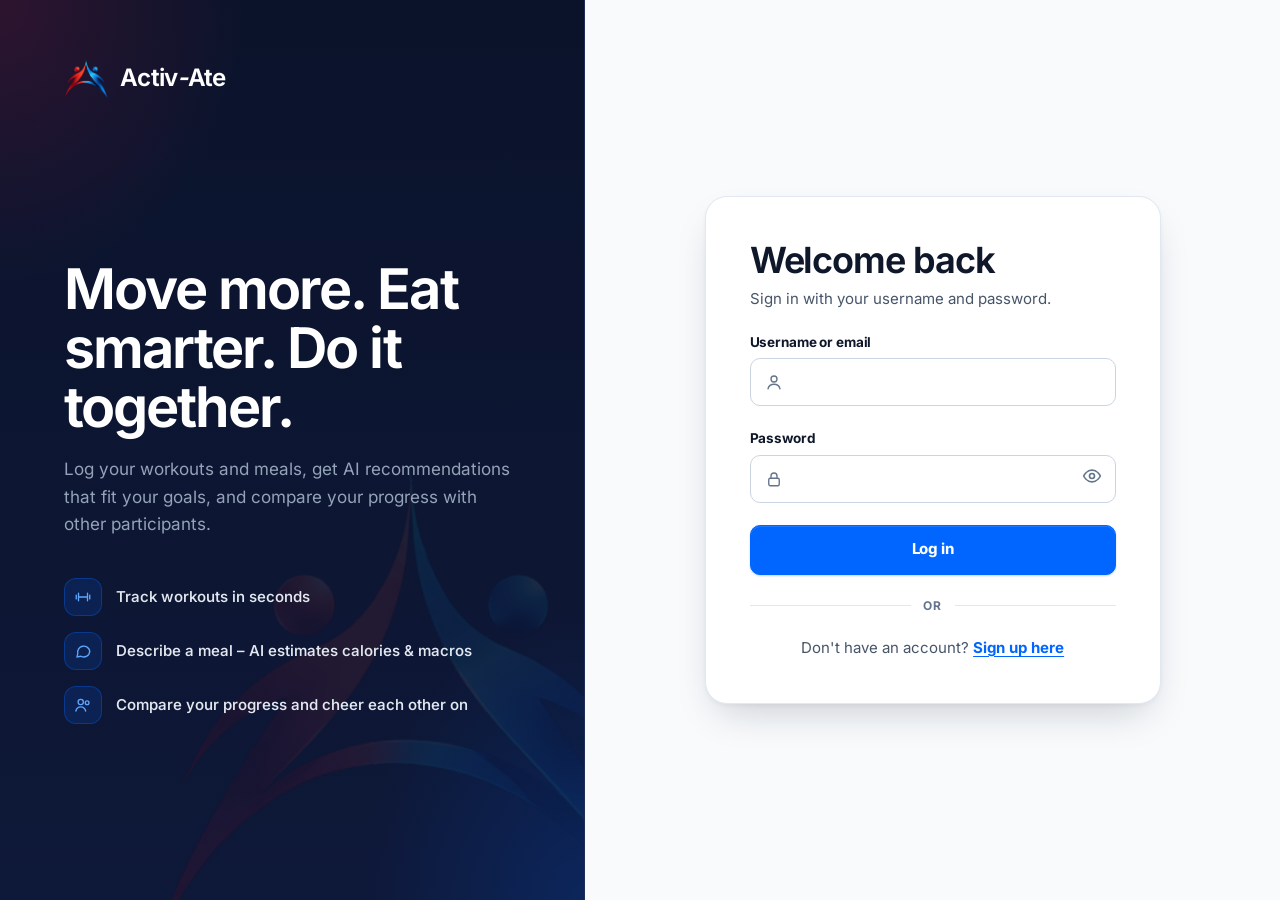
<file: frontend/admin.html>
<!doctype html>
<html lang="en">
<head>
  <meta charset="utf-8">
  <meta name="viewport" content="width=device-width, initial-scale=1">
  <title>Admin · Activ-Ate</title>
  <meta name="robots" content="noindex">
  <link rel="icon" href="assets/img/favicon-64.png" sizes="64x64" type="image/png">
  <link rel="icon" href="assets/img/favicon-32.png" sizes="32x32" type="image/png">
  <link rel="apple-touch-icon" href="assets/img/apple-touch-icon.png">
  <link rel="manifest" href="assets/site.webmanifest">
  <meta name="theme-color" content="#0B132B">
  <link rel="preload" href="assets/fonts/inter-latin-wght-normal.woff2" as="font" type="font/woff2" crossorigin>
  <link rel="stylesheet" href="assets/css/styles.css">
</head>
<body class="admin-page">
<a class="sr-only" href="#main">Skip to content</a>
<div class="app">
  <aside id="sidebar" class="sidebar"></aside>
  <main class="main" id="main">

    <div class="page-header">
      <div>
        <div class="eyebrow">Admin panel</div>
        <h1>Study control</h1>
        <p class="lead">Start or pause the study and decide for every participant whom they see in the Community.</p>
      </div>
      <button type="button" class="btn" id="refresh">Refresh</button>
    </div>

    <section class="kpis" id="kpis" aria-label="Overview">
      <div class="skeleton" style="height:96px"></div><div class="skeleton" style="height:96px"></div><div class="skeleton" style="height:96px"></div><div class="skeleton" style="height:96px"></div>
    </section>

    <!-- Study switches -->
    <section class="card" id="settings" aria-labelledby="settings-title">
      <div class="card-head"><h2 id="settings-title">Study status</h2><span class="status-pill" id="status-pill">…</span></div>
      <div class="admin-setting">
        <div class="grow">
          <h3>Study running</h3>
          <p class="small muted">Off = participants can still register and complete onboarding, but then see a waiting page (“Waiting for Activ-Ate to start”) instead of the dashboard. Switch on when everything is ready.</p>
        </div>
        <button type="button" class="switch" role="switch" aria-checked="false" id="sw-running" aria-labelledby="sw-running-label"><span class="track-sw"></span><span id="sw-running-label">Paused</span></button>
      </div>
      <div class="admin-setting">
        <div class="grow">
          <h3>Community for new participants</h3>
          <p class="small muted">Whether people who register from now on are allowed to have the Community. New participants see nobody at first, so their Community stays off until you connect them. For registered participants use the switch in their row.</p>
        </div>
        <button type="button" class="switch" role="switch" aria-checked="true" id="sw-community" aria-labelledby="sw-community-label"><span class="track-sw"></span><span id="sw-community-label">Allowed</span></button>
      </div>
    </section>

    <!-- Participants -->
    <section class="card card--flush" id="participants" aria-labelledby="participants-title">
      <div class="admin-toolbar">
        <div><h2 id="participants-title">Participants &amp; network</h2><p class="small muted" id="count-label">&nbsp;</p></div>
        <div class="row">
          <label class="input-icon" style="min-width:220px"><span class="sr-only">Search participants</span>
            <svg width="18" height="18" viewBox="0 0 24 24" fill="none" stroke="currentColor" stroke-width="2" stroke-linecap="round" aria-hidden="true"><circle cx="11" cy="11" r="7"/><path d="M20 20l-3.5-3.5"/></svg>
            <input class="input" type="search" id="search" placeholder="ID, name, username or email"></label>
          <label class="row small" style="font-weight:600">Show
            <select class="input" id="filter" style="width:auto;min-height:44px">
              <option value="all">Everyone</option>
              <option value="active">Community on</option>
              <option value="inactive">Community off</option>
              <option value="sees-nobody">Sees nobody</option>
              <option value="unseen">Seen by nobody</option>
            </select></label>
          <label class="row small" style="font-weight:600">Sort by
            <select class="input" id="sort" style="width:auto;min-height:44px">
              <option value="id">ID (1, 2, 3 …)</option>
              <option value="id-desc">ID (newest first)</option>
              <option value="first">First name A–Z</option>
              <option value="first-desc">First name Z–A</option>
              <option value="last">Last name A–Z</option>
              <option value="last-desc">Last name Z–A</option>
            </select></label>
        </div>
      </div>
      <div class="bulk-bar">
        <span class="small muted" id="bulk-label">Community switch for all participants shown:</span>
        <button type="button" class="btn btn--small" id="bulk-on">Allow</button>
        <button type="button" class="btn btn--small" id="bulk-off">Switch off</button>
      </div>
      <div class="table-wrap"><div class="table admin-table" id="users" style="--cols:56px minmax(180px,1.5fr) 84px 96px minmax(120px,1fr) minmax(150px,1.2fr) minmax(90px,.8fr) 120px"></div></div>
    </section>

    <!-- CSV -->
    <section class="csv-grid" aria-label="CSV files">
      <div class="card" id="csv-people" aria-labelledby="csv-people-title">
        <h2 id="csv-people-title">Participant data (CSV)</h2>
        <p class="small muted">All personal data, one row per participant with their ID. You can correct <b>first_name, last_name, email, gender, date_of_birth, height_cm, weight_kg</b> and switch <b>community</b> <code>on</code>/<code>off</code>. Empty cells keep the current value; all other columns are ignored.</p>
        <div class="row">
          <button type="button" class="btn btn--primary" data-download="participants">Download CSV</button>
          <label class="btn" for="file-participants">Upload CSV…</label>
          <input type="file" id="file-participants" data-upload="participants" accept=".csv,text/csv" class="sr-only">
          <span class="small muted" data-file-name="participants"></span>
        </div>
        <div class="import-preview" data-preview="participants" hidden></div>
      </div>

      <div class="card" id="csv-network" aria-labelledby="csv-network-title">
        <h2 id="csv-network-title">Network – who sees whom (CSV)</h2>
        <p class="small muted">One row per direction. The first column is the person who sees, the second the person they see. Name columns are only there to help you and are ignored.</p>
        <div class="pair-example" aria-label="Example">
          <div class="pair-table"><span>viewer_id</span><span>sees_id</span><b>ID 1</b><b>ID 2</b><b>ID 2</b><b>ID 1</b><b>ID 1</b><b>ID 3</b></div>
          <ul class="small muted">
            <li>ID 1 sees ID 2 and ID 3</li>
            <li>ID 2 sees ID 1 (so 1 and 2 see each other)</li>
            <li>ID 3 sees nobody → Community off</li>
          </ul>
        </div>
        <p class="small muted"><b>The upload replaces the whole network.</b> Everyone who does not appear in the first column sees nobody afterwards. You see all changes before anything is saved.</p>
        <div class="row">
          <button type="button" class="btn btn--primary" data-download="network">Download CSV</button>
          <label class="btn" for="file-network">Upload CSV…</label>
          <input type="file" id="file-network" data-upload="network" accept=".csv,text/csv" class="sr-only">
          <span class="small muted" data-file-name="network"></span>
        </div>
        <div class="import-preview" data-preview="network" hidden></div>
      </div>
    </section>

  </main>
</div>

<dialog class="modal" id="confirm" aria-labelledby="confirm-title">
  <form method="dialog" class="modal-body">
    <h2 id="confirm-title">Are you sure?</h2>
    <p class="muted" id="confirm-text"></p>
    <div class="row" style="justify-content:flex-end">
      <button class="btn" value="cancel">Cancel</button>
      <button class="btn btn--primary" value="ok" id="confirm-ok">Confirm</button>
    </div>
  </form>
</dialog>

<dialog class="modal modal--wide" id="sees-dialog" aria-labelledby="sees-title">
  <form method="dialog" class="modal-body" id="sees-form">
    <div>
      <h2 id="sees-title">Whom does … see?</h2>
      <p class="small muted" id="sees-sub">Tick everyone this participant should see in their Community. This is one direction only.</p>
    </div>
    <div class="row">
      <label class="input-icon grow"><span class="sr-only">Search</span>
        <svg width="18" height="18" viewBox="0 0 24 24" fill="none" stroke="currentColor" stroke-width="2" stroke-linecap="round" aria-hidden="true"><circle cx="11" cy="11" r="7"/><path d="M20 20l-3.5-3.5"/></svg>
        <input class="input" type="search" id="sees-search" placeholder="Search ID or name"></label>
      <button type="button" class="btn btn--small" id="sees-all">Tick all shown</button>
      <button type="button" class="btn btn--small" id="sees-none">Untick all</button>
    </div>
    <div class="sees-list" id="sees-list" role="group" aria-label="Participants"></div>
    <div class="row-between">
      <span class="small muted" id="sees-count"></span>
      <div class="row">
        <button class="btn" value="cancel" formnovalidate>Cancel</button>
        <button type="button" class="btn btn--primary" id="sees-save">Save</button>
      </div>
    </div>
  </form>
</dialog>

<script type="module" src="assets/js/pages/admin.js"></script>
</body>
</html>
</file>
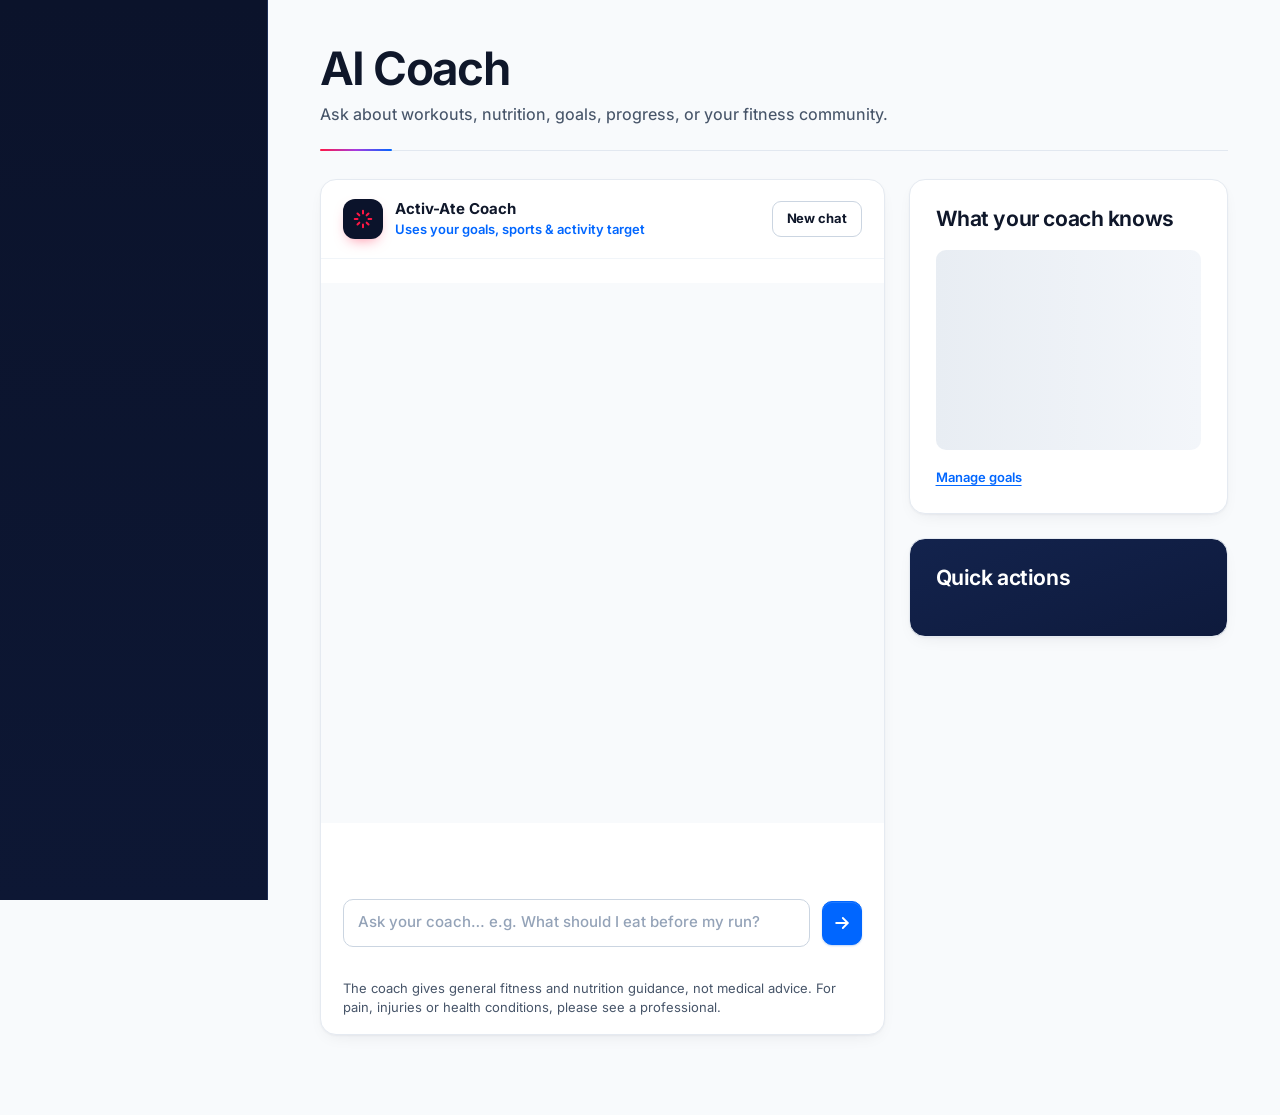
<file: frontend/coach.html>
<!doctype html>
<html lang="en">
<head>
  <meta charset="utf-8">
  <meta name="viewport" content="width=device-width, initial-scale=1">
  <title>AI Coach · Activ-Ate</title>
  <link rel="icon" href="assets/img/favicon-64.png" sizes="64x64" type="image/png">
  <link rel="icon" href="assets/img/favicon-32.png" sizes="32x32" type="image/png">
  <link rel="apple-touch-icon" href="assets/img/apple-touch-icon.png">
  <link rel="manifest" href="assets/site.webmanifest">
  <meta name="theme-color" content="#0B132B">
  <link rel="preload" href="assets/fonts/inter-latin-wght-normal.woff2" as="font" type="font/woff2" crossorigin>
  <link rel="stylesheet" href="assets/css/styles.css">
</head>
<body>
<a class="sr-only" href="#main">Skip to content</a>
<div class="app">
  <aside id="sidebar" class="sidebar"></aside>
  <main class="main" id="main">

    <div class="page-header"><div><h1>AI Coach</h1><p class="lead">Ask about workouts, nutrition, goals, progress, or your fitness community.</p></div></div>
    <div class="cols">
      <section class="card card--flush col-main" style="flex:3 1 480px">
        <div class="row" style="padding:18px 22px;border-bottom:1px solid var(--line-2)">
          <span class="ai-badge" style="width:40px;height:40px;border-radius:12px;background:var(--side);color:var(--mint)"><svg width="22" height="22" viewBox="0 0 24 24" fill="none" stroke="currentColor" stroke-width="2.2" stroke-linecap="round" aria-hidden="true"><path d="M12 3v3M12 18v3M3 12h3M18 12h3M6 6l2 2M16 16l2 2M6 18l2-2M16 8l2-2"/></svg></span>
          <div class="grow"><b>Activ-Ate Coach</b><div class="small" style="color:var(--brand);font-weight:600">Uses your goals, sports &amp; activity target</div></div>
          <button type="button" class="btn btn--small" id="new-chat">New chat</button>
        </div>
        <div class="chat-log" id="chat" role="log" aria-live="polite" aria-label="Conversation"></div>
        <div class="chips" id="chips" style="padding:14px 22px 4px"></div>
        <form class="row" id="chat-form" style="padding:10px 22px 8px;flex-wrap:nowrap" novalidate>
          <label for="chat-input" class="sr-only">Message to your coach</label>
          <input class="input" id="chat-input" name="text" maxlength="1000" placeholder="Ask your coach… e.g. What should I eat before my run?" autocomplete="off">
          <button class="btn btn--primary btn--icon" type="submit" aria-label="Send message"><svg width="20" height="20" viewBox="0 0 24 24" fill="none" stroke="currentColor" stroke-width="2.2" stroke-linecap="round" aria-hidden="true"><path d="M5 12h14M13 6l6 6-6 6"/></svg></button>
        </form>
        <p class="small muted" style="padding:0 22px 16px">The coach gives general fitness and nutrition guidance, not medical advice. For pain, injuries or health conditions, please see a professional.</p>
      </section>
      <div class="col-side" style="flex:1.4 1 280px">
        <section class="card"><h2>What your coach knows</h2><div id="context"><div class="skeleton" style="height:200px"></div></div><a href="goals.html" class="small" style="font-weight:600">Manage goals</a></section>
        <section class="card card--dark"><h2>Quick actions</h2><div class="stack" id="actions" style="gap:8px"></div></section>
      </div>
    </div>
  </main>
</div>
<script type="module" src="assets/js/pages/coach.js"></script>
</body>
</html>
</file>
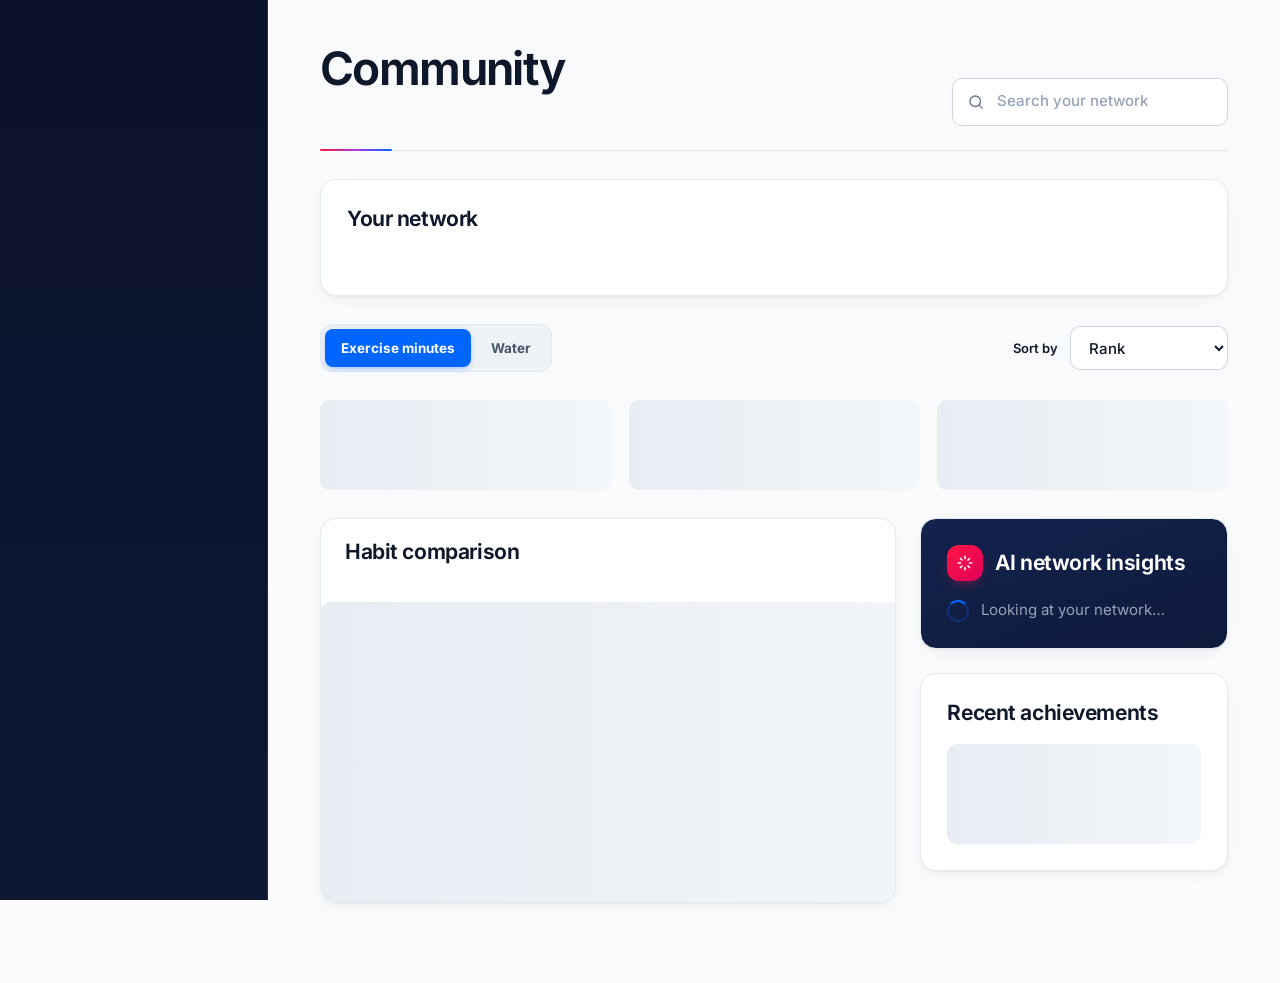
<file: frontend/community.html>
<!doctype html>
<html lang="en">
<head>
  <meta charset="utf-8">
  <meta name="viewport" content="width=device-width, initial-scale=1">
  <title>Community · Activ-Ate</title>
  <link rel="icon" href="assets/img/favicon-64.png" sizes="64x64" type="image/png">
  <link rel="icon" href="assets/img/favicon-32.png" sizes="32x32" type="image/png">
  <link rel="apple-touch-icon" href="assets/img/apple-touch-icon.png">
  <link rel="manifest" href="assets/site.webmanifest">
  <meta name="theme-color" content="#0B132B">
  <link rel="preload" href="assets/fonts/inter-latin-wght-normal.woff2" as="font" type="font/woff2" crossorigin>
  <link rel="stylesheet" href="assets/css/styles.css">
</head>
<body>
<a class="sr-only" href="#main">Skip to content</a>
<div class="app">
  <aside id="sidebar" class="sidebar"></aside>
  <main class="main" id="main">

    <div class="page-header">
      <div><h1>Community</h1><p class="lead" id="week-label">&nbsp;</p></div>
      <label class="input-icon" style="min-width:260px"><span class="sr-only">Search members</span>
        <svg width="18" height="18" viewBox="0 0 24 24" fill="none" stroke="currentColor" stroke-width="2" stroke-linecap="round" aria-hidden="true"><circle cx="11" cy="11" r="7"/><path d="M20 20l-3.5-3.5"/></svg>
        <input class="input" type="search" id="search" placeholder="Search your network"></label>
    </div>
    <section class="card" id="network-card"><div class="row-between"><div><h2>Your network</h2><p class="small muted" id="network-expl">&nbsp;</p></div></div><div class="chips" id="network-criteria"></div></section>
    <div class="row-between">
      <div class="seg" role="tablist" aria-label="Select habit" id="habits">
        <button type="button" role="tab" data-habit="exercise" aria-selected="true">Exercise minutes</button>
        <button type="button" role="tab" data-habit="water" aria-selected="false">Water</button>
      </div>
      <label class="row small" style="font-weight:600">Sort by
        <select class="input" id="sort" style="width:auto;min-height:44px">
          <option value="rank">Rank</option><option value="streak">Highest streak</option><option value="improved">Most improved</option><option value="active">Active today</option><option value="goal">Goal reached</option>
        </select></label>
    </div>
    <section class="kpis" id="summary"><div class="skeleton" style="height:90px"></div><div class="skeleton" style="height:90px"></div><div class="skeleton" style="height:90px"></div></section>
    <div class="cols">
      <section class="card card--flush col-main" style="flex:3 1 560px">
        <div class="row-between" style="padding:20px 24px 12px"><h2 id="table-title">Habit comparison</h2><span class="small muted" id="target-label"></span></div>
        <div class="table-wrap"><div class="table" id="board" style="--cols:48px 2.3fr 1.3fr 1fr .8fr .9fr .9fr"><div class="skeleton" style="height:300px"></div></div></div>
      </section>
      <div class="col-side" style="flex:1.4 1 300px">
        <section class="card card--dark" aria-live="polite"><div class="row"><span class="ai-badge"><svg width="18" height="18" viewBox="0 0 24 24" fill="none" stroke="currentColor" stroke-width="2.2" stroke-linecap="round" aria-hidden="true"><path d="M12 3v3M12 18v3M3 12h3M18 12h3M6 6l2 2M16 16l2 2M6 18l2-2M16 8l2-2"/></svg></span><h2>AI network insights</h2></div><div id="insights" class="stack"><div class="row muted"><span class="spinner"></span>Looking at your network…</div></div></section>
        <section class="card"><h2>Recent achievements</h2><div id="feed" class="stack"><div class="skeleton" style="height:100px"></div></div></section>
      </div>
    </div>
  </main>
</div>
<script type="module" src="assets/js/pages/community.js"></script>
</body>
</html>
</file>
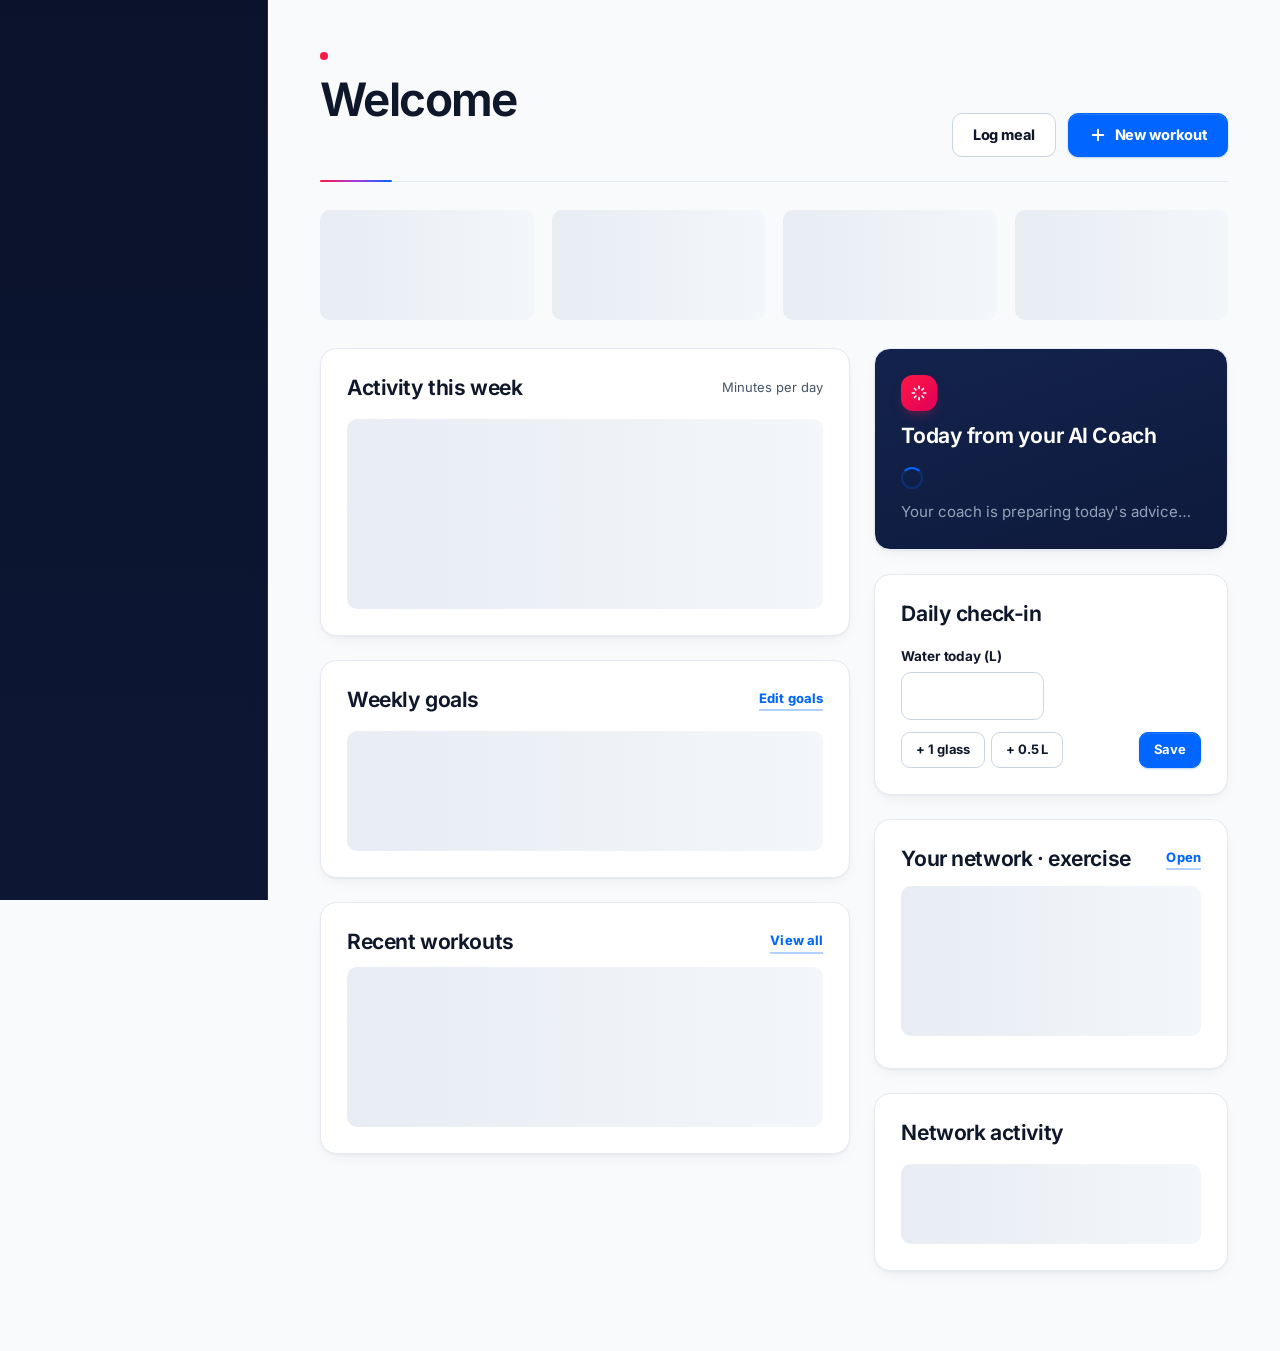
<file: frontend/dashboard.html>
<!doctype html>
<html lang="en">
<head>
  <meta charset="utf-8">
  <meta name="viewport" content="width=device-width, initial-scale=1">
  <title>Dashboard · Activ-Ate</title>
  <link rel="icon" href="assets/img/favicon-64.png" sizes="64x64" type="image/png">
  <link rel="icon" href="assets/img/favicon-32.png" sizes="32x32" type="image/png">
  <link rel="apple-touch-icon" href="assets/img/apple-touch-icon.png">
  <link rel="manifest" href="assets/site.webmanifest">
  <meta name="theme-color" content="#0B132B">
  <link rel="preload" href="assets/fonts/inter-latin-wght-normal.woff2" as="font" type="font/woff2" crossorigin>
  <link rel="stylesheet" href="assets/css/styles.css">
</head>
<body>
<a class="sr-only" href="#main">Skip to content</a>
<div class="app">
  <aside id="sidebar" class="sidebar"></aside>
  <main class="main" id="main">

    <div class="page-header">
      <div>
        <div class="eyebrow" id="today-label">&nbsp;</div>
        <h1 id="greeting">Welcome</h1>
        <p class="lead" id="headline">&nbsp;</p>
      </div>
      <div class="row">
        <a class="btn" href="nutrition.html">Log meal</a>
        <button class="btn btn--primary" type="button" id="open-workout"><svg width="18" height="18" viewBox="0 0 24 24" fill="none" stroke="currentColor" stroke-width="2.6" stroke-linecap="round" aria-hidden="true"><path d="M12 5v14M5 12h14"/></svg>New workout</button>
      </div>
    </div>
    <section class="kpis" id="kpis" aria-label="Key figures"><div class="skeleton" style="height:110px"></div><div class="skeleton" style="height:110px"></div><div class="skeleton" style="height:110px"></div><div class="skeleton" style="height:110px"></div></section>
    <div class="cols">
      <div class="col-main">
        <section class="card"><div class="card-head"><h2>Activity this week</h2><span class="small muted">Minutes per day</span></div><div id="week-chart"><div class="skeleton" style="height:190px"></div></div></section>
        <section class="card"><div class="card-head"><h2>Weekly goals</h2><a href="goals.html">Edit goals</a></div><div class="stack" id="goal-list"><div class="skeleton" style="height:120px"></div></div></section>
        <section class="card" style="gap:4px"><div class="card-head" style="margin-bottom:8px"><h2>Recent workouts</h2><a href="workouts.html">View all</a></div><div id="recent"><div class="skeleton" style="height:160px"></div></div></section>
      </div>
      <div class="col-side">
        <section class="card card--dark" aria-live="polite">
          <div class="row"><span class="ai-badge"><svg width="18" height="18" viewBox="0 0 24 24" fill="none" stroke="currentColor" stroke-width="2.2" stroke-linecap="round" aria-hidden="true"><path d="M12 3v3M12 18v3M3 12h3M18 12h3M6 6l2 2M16 16l2 2M6 18l2-2M16 8l2-2"/></svg></span><h2>Today from your AI Coach</h2></div>
          <div id="ai-daily" class="stack"><div class="row muted"><span class="spinner"></span>Your coach is preparing today's advice…</div></div>
        </section>
        <section class="card">
          <div class="card-head"><h2>Daily check-in</h2><span class="small muted" id="checkin-date"></span></div>
          <form id="checkin" class="stack" novalidate>
            <div class="form-grid--2">
              <div class="field"><label for="water_l">Water today (L)</label><input class="input" id="water_l" name="water_l" type="number" step="0.1" min="0" max="10" inputmode="decimal"></div>
            </div>
            <div class="row-between"><div class="row" style="gap:6px"><button type="button" class="btn btn--small" data-water="0.25">+ 1 glass</button><button type="button" class="btn btn--small" data-water="0.5">+ 0.5 L</button></div><button class="btn btn--primary btn--small" type="submit">Save</button></div>
          </form>
        </section>
        <section class="card" style="gap:6px"><div class="card-head" style="margin-bottom:8px"><h2>Your network · exercise</h2><a href="community.html">Open</a></div><div id="network-top"><div class="skeleton" style="height:150px"></div></div><p class="small muted" id="network-note"></p></section>
        <section class="card"><h2>Network activity</h2><div id="feed" class="stack"><div class="skeleton" style="height:80px"></div></div></section>
      </div>
    </div>
  </main>
</div>
<dialog class="modal" id="workout-dialog" aria-labelledby="wd-title">
  <div class="modal-body">
    <div class="row-between"><h2 id="wd-title" style="font-family:var(--font-display);font-size:24px">New workout</h2><button class="btn btn--icon" type="button" id="close-workout" aria-label="Close">×</button></div>
    <div id="workout-form-host"></div>
  </div>
</dialog>
<script type="module" src="assets/js/pages/dashboard.js"></script>
</body>
</html>
</file>
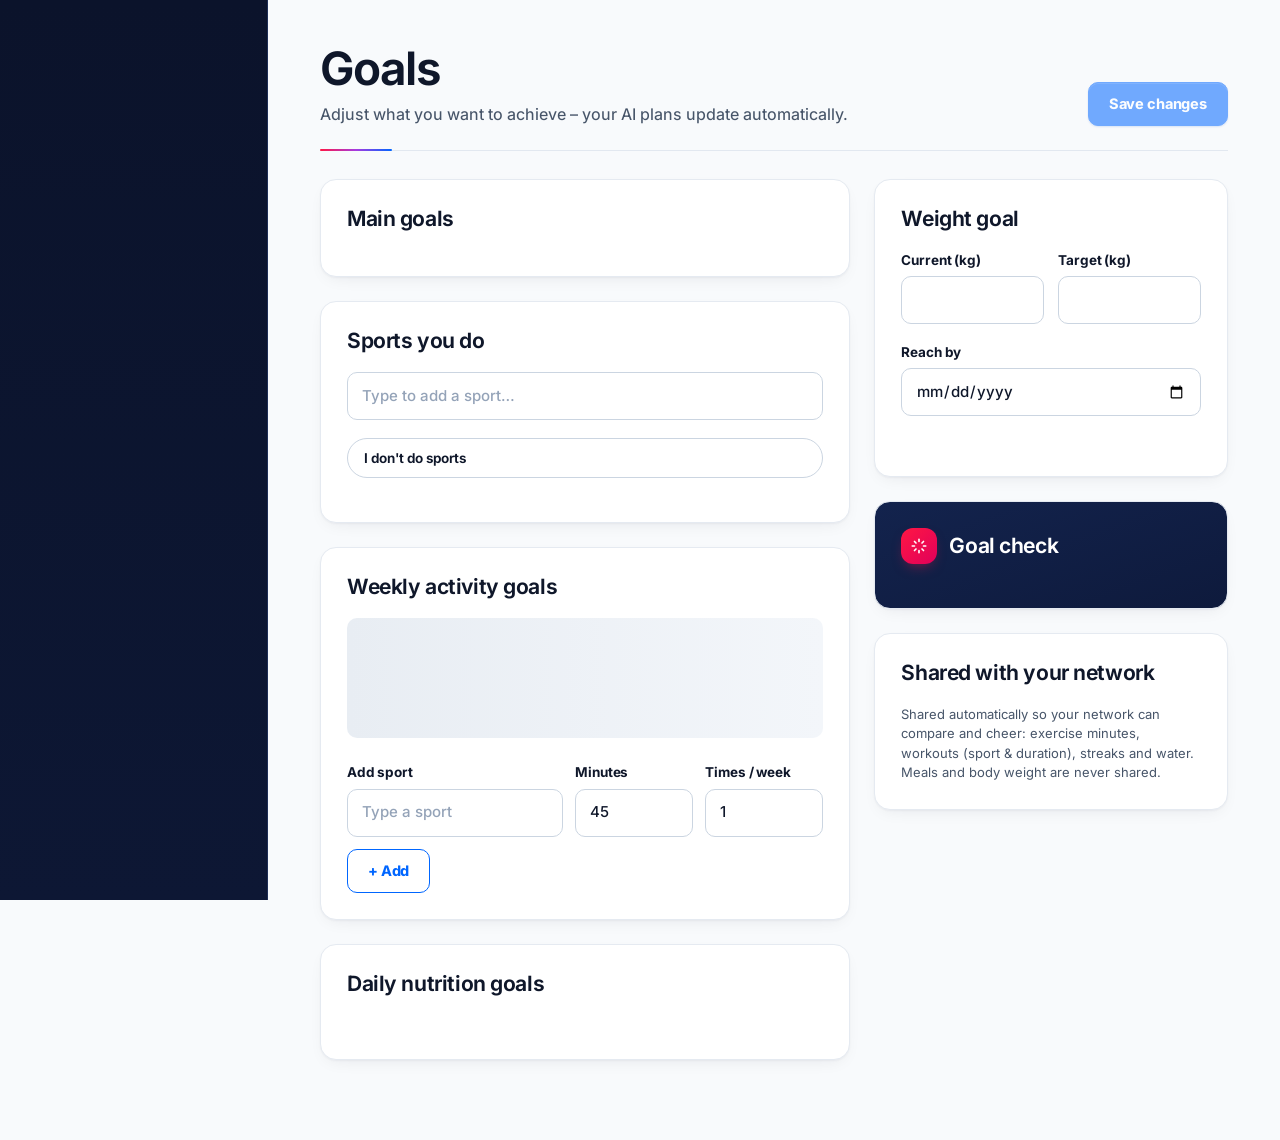
<file: frontend/goals.html>
<!doctype html>
<html lang="en">
<head>
  <meta charset="utf-8">
  <meta name="viewport" content="width=device-width, initial-scale=1">
  <title>Goals · Activ-Ate</title>
  <link rel="icon" href="assets/img/favicon-64.png" sizes="64x64" type="image/png">
  <link rel="icon" href="assets/img/favicon-32.png" sizes="32x32" type="image/png">
  <link rel="apple-touch-icon" href="assets/img/apple-touch-icon.png">
  <link rel="manifest" href="assets/site.webmanifest">
  <meta name="theme-color" content="#0B132B">
  <link rel="preload" href="assets/fonts/inter-latin-wght-normal.woff2" as="font" type="font/woff2" crossorigin>
  <link rel="stylesheet" href="assets/css/styles.css">
</head>
<body>
<a class="sr-only" href="#main">Skip to content</a>
<div class="app">
  <aside id="sidebar" class="sidebar"></aside>
  <main class="main" id="main">

    <div class="page-header">
      <div><h1>Goals</h1><p class="lead">Adjust what you want to achieve – your AI plans update automatically.</p></div>
      <button class="btn btn--primary" type="button" id="save" disabled>Save changes</button>
    </div>
    <div class="cols" id="goals-root">
      <div class="col-main">
        <section class="card"><h2>Main goals</h2><div class="form-grid" id="main-goals"></div></section>
        <section class="card"><div class="card-head"><h2>Sports you do</h2></div>
          <div class="field"><label for="sport-add" class="sr-only">Add a sport</label><div class="combo"><input class="input" id="sport-add" placeholder="Type to add a sport…"></div></div>
          <button type="button" class="chip" id="unknown-sport" aria-pressed="false">I don't do sports</button>
          <div class="chips" id="sport-chips"></div></section>
        <section class="card"><div class="card-head"><h2>Weekly activity goals</h2><span class="small" style="font-weight:600;color:var(--brand)" id="weekly-total"></span></div>
          <div class="stack" id="acts" style="gap:8px"><div class="skeleton" style="height:120px"></div></div>
          <div class="row" style="align-items:flex-end;padding-top:6px">
            <div class="field" style="flex:2 1 180px"><label for="new-sport">Add sport</label><div class="combo"><input class="input" id="new-sport" placeholder="Type a sport"></div></div>
            <div class="field" style="flex:1 1 100px"><label for="new-mins">Minutes</label><input class="input" id="new-mins" type="number" min="5" max="300" value="45"></div>
            <div class="field" style="flex:1 1 100px"><label for="new-times">Times / week</label><input class="input" id="new-times" type="number" min="1" max="7" value="1"></div>
            <button type="button" class="btn" id="add-act" style="border-color:var(--brand);color:var(--brand)">+ Add</button>
          </div>
        </section>
        <section class="card"><h2>Daily nutrition goals</h2><div class="stack" id="nuts" style="gap:8px"></div><div class="chips" id="nut-add"></div></section>
      </div>
      <div class="col-side">
        <section class="card"><h2>Weight goal</h2>
          <div class="form-grid--2">
            <label class="field">Current (kg)<input class="input" id="cur-kg" name="current_weight_kg" type="number" step="0.1" min="30" max="300"></label>
            <label class="field">Target (kg)<input class="input" id="target-kg" name="target_kg" type="number" step="0.1" min="30" max="300"></label>
          </div>
          <label class="field">Reach by<input class="input" id="target-date" name="target_date" type="date"></label>
          <div class="stack" style="gap:8px"><div class="row-between small muted"><span id="w-start"></span><b id="w-phrase" style="color:var(--ink)"></b></div><div id="w-track"></div><span class="small muted" id="w-rate"></span></div>
        </section>
        <section class="card card--dark" aria-live="polite"><div class="row"><span class="ai-badge"><svg width="18" height="18" viewBox="0 0 24 24" fill="none" stroke="currentColor" stroke-width="2.2" stroke-linecap="round" aria-hidden="true"><path d="M12 3v3M12 18v3M3 12h3M18 12h3M6 6l2 2M16 16l2 2M6 18l2-2M16 8l2-2"/></svg></span><h2>Goal check</h2></div><div class="stack" id="checks"></div></section>
        <section class="card"><h2>Shared with your network</h2><p class="small muted">Shared automatically so your network can compare and cheer: exercise minutes, workouts (sport &amp; duration), streaks and water. Meals and body weight are never shared.</p></section>
      </div>
    </div>
  </main>
</div>
<script type="module" src="assets/js/pages/goals.js"></script>
</body>
</html>
</file>
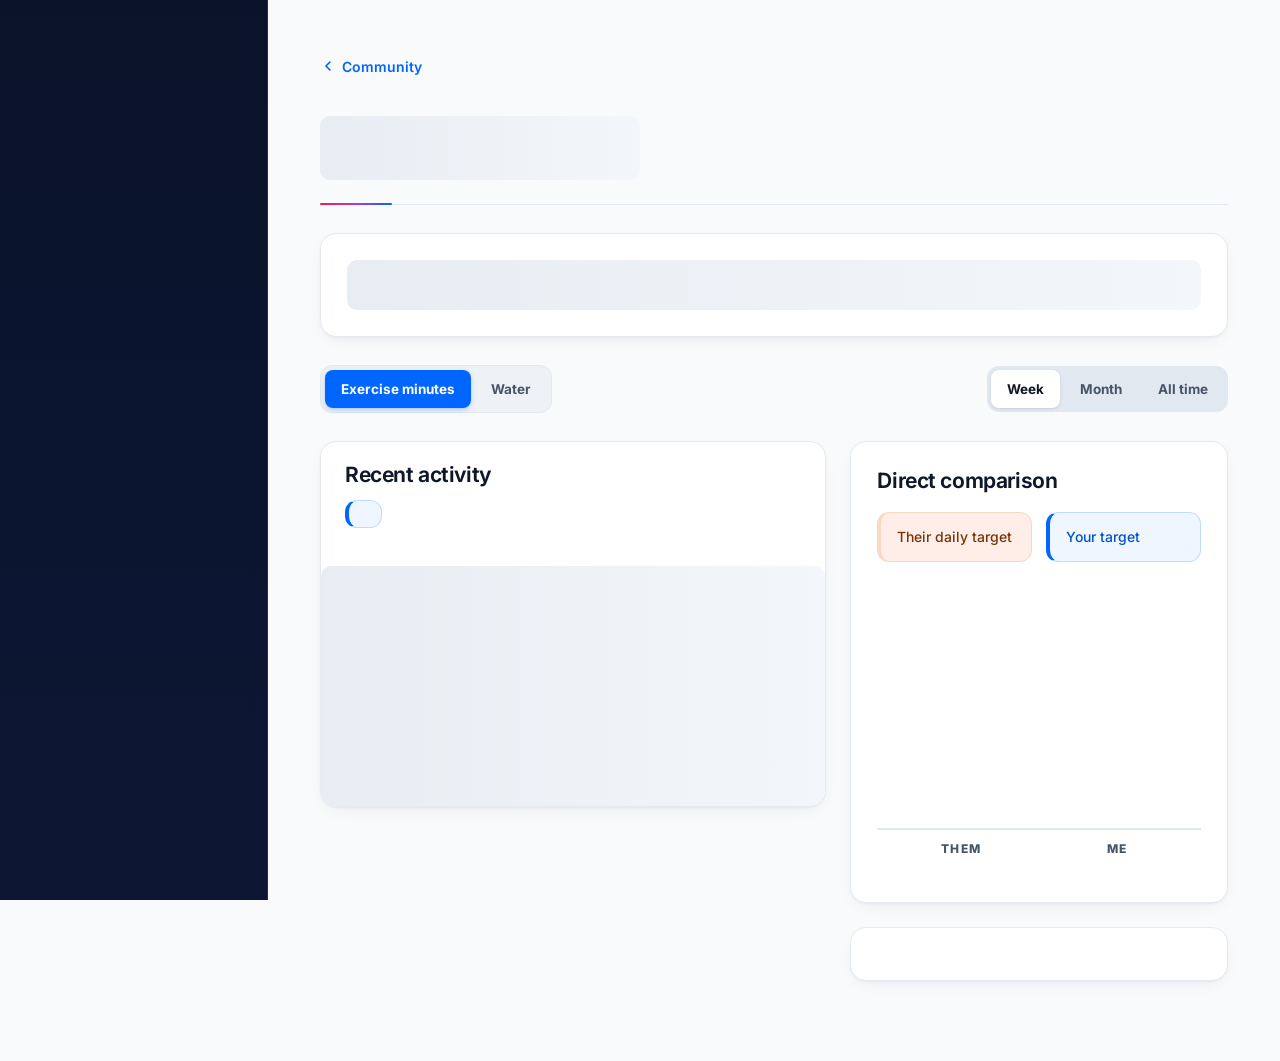
<file: frontend/member.html>
<!doctype html>
<html lang="en">
<head>
  <meta charset="utf-8">
  <meta name="viewport" content="width=device-width, initial-scale=1">
  <title>Network member · Activ-Ate</title>
  <link rel="icon" href="assets/img/favicon-64.png" sizes="64x64" type="image/png">
  <link rel="icon" href="assets/img/favicon-32.png" sizes="32x32" type="image/png">
  <link rel="apple-touch-icon" href="assets/img/apple-touch-icon.png">
  <link rel="manifest" href="assets/site.webmanifest">
  <meta name="theme-color" content="#0B132B">
  <link rel="preload" href="assets/fonts/inter-latin-wght-normal.woff2" as="font" type="font/woff2" crossorigin>
  <link rel="stylesheet" href="assets/css/styles.css">
</head>
<body>
<a class="sr-only" href="#main">Skip to content</a>
<div class="app">
  <aside id="sidebar" class="sidebar"></aside>
  <main class="main" id="main">

    <a href="community.html" class="row" style="gap:6px;font-size:14px;font-weight:600;text-decoration:none;min-height:44px;align-self:flex-start"><svg width="16" height="16" viewBox="0 0 24 24" fill="none" stroke="currentColor" stroke-width="2.4" stroke-linecap="round" aria-hidden="true"><path d="M15 6l-6 6 6 6"/></svg>Community</a>
    <div class="page-header" id="member-head"><div class="skeleton" style="height:64px;width:320px"></div></div>
    <section class="card" id="member-summary" style="display:grid;grid-template-columns:repeat(auto-fit,minmax(170px,1fr))"><div class="skeleton" style="height:50px"></div></section>
    <div class="row-between">
      <div class="seg" role="tablist" aria-label="Select habit" id="habits">
        <button type="button" role="tab" data-habit="exercise" aria-selected="true">Exercise minutes</button>
        <button type="button" role="tab" data-habit="water" aria-selected="false">Water</button>
      </div>
      <div class="seg seg--light" role="tablist" aria-label="Time period" id="periods">
        <button type="button" role="tab" data-period="week" aria-selected="true">Week</button>
        <button type="button" role="tab" data-period="month" aria-selected="false">Month</button>
        <button type="button" role="tab" data-period="all" aria-selected="false">All time</button>
      </div>
    </div>
    <div class="cols">
      <section class="card card--flush col-main" style="flex:3 1 420px">
        <div class="stack" style="padding:20px 24px 14px"><h2 id="log-title">Recent activity</h2><span class="info small" id="their-target" style="align-self:flex-start"></span></div>
        <div class="table-wrap"><div class="table" id="log" style="min-width:420px;--cols:1fr 1fr 1fr"><div class="skeleton" style="height:240px"></div></div></div>
      </section>
      <div class="col-side">
        <section class="card"><h2 id="compare-title">Direct comparison</h2>
          <div class="form-grid--2"><div class="info small" style="background:var(--orange-tint);border-color:#F8D9C4;color:#7A3309"><span id="t-them-label">Their daily target</span><br><b id="t-them"></b></div><div class="info small"><span>Your target</span><br><b id="t-me"></b></div></div>
          <div class="compare" id="compare"></div>
          <div class="compare-labels"><span id="name-them">Them</span><span>Me</span></div>
          <p class="small muted" style="text-align:center" id="compare-text"></p>
        </section>
        <section class="card" id="cheer-card"></section>
      </div>
    </div>
  </main>
</div>
<script type="module" src="assets/js/pages/member.js"></script>
</body>
</html>
</file>
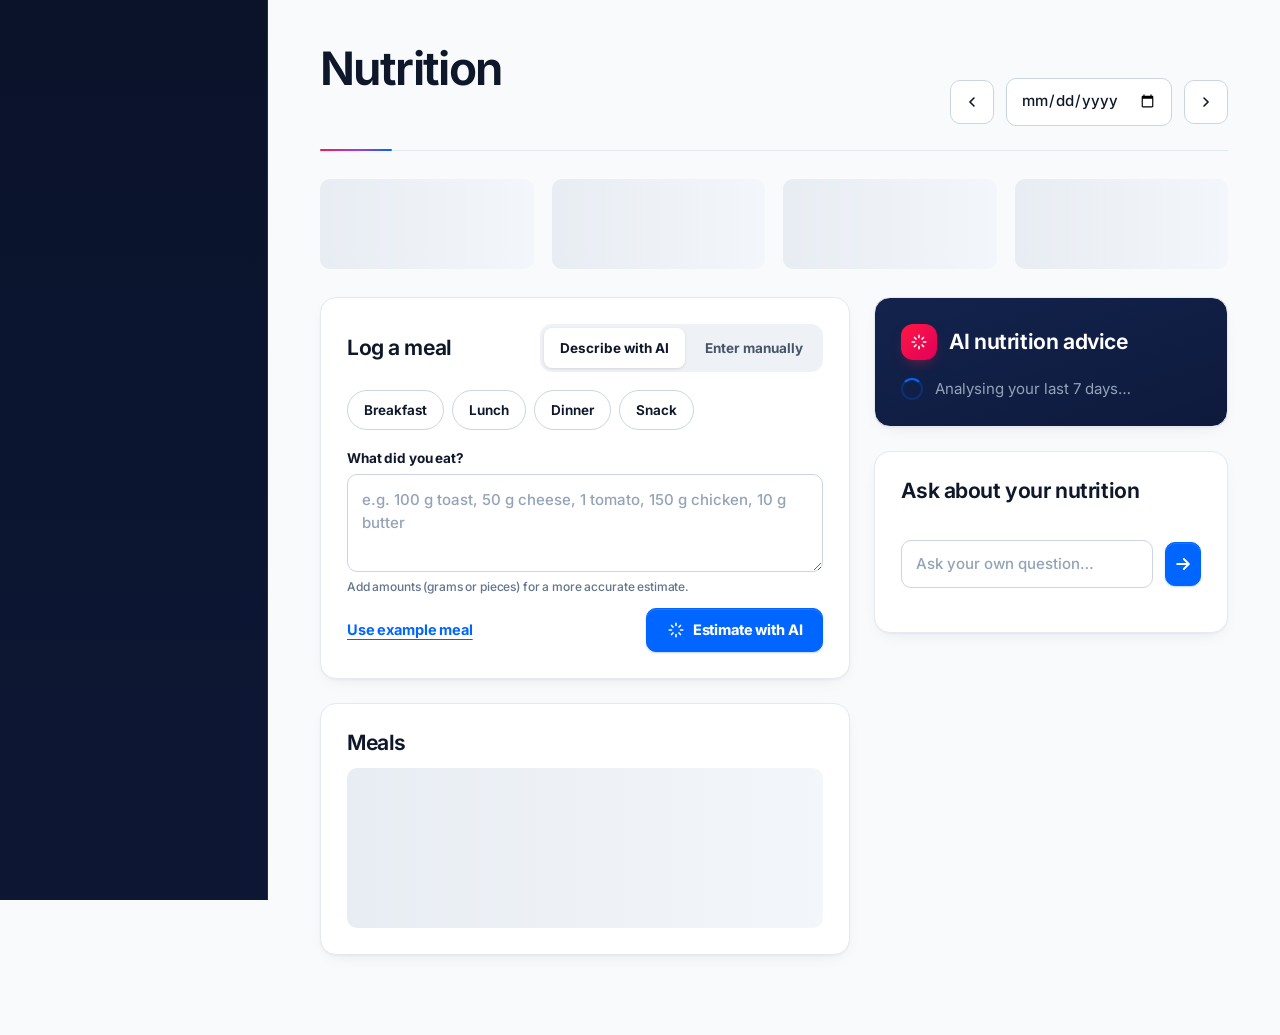
<file: frontend/nutrition.html>
<!doctype html>
<html lang="en">
<head>
  <meta charset="utf-8">
  <meta name="viewport" content="width=device-width, initial-scale=1">
  <title>Nutrition · Activ-Ate</title>
  <link rel="icon" href="assets/img/favicon-64.png" sizes="64x64" type="image/png">
  <link rel="icon" href="assets/img/favicon-32.png" sizes="32x32" type="image/png">
  <link rel="apple-touch-icon" href="assets/img/apple-touch-icon.png">
  <link rel="manifest" href="assets/site.webmanifest">
  <meta name="theme-color" content="#0B132B">
  <link rel="preload" href="assets/fonts/inter-latin-wght-normal.woff2" as="font" type="font/woff2" crossorigin>
  <link rel="stylesheet" href="assets/css/styles.css">
</head>
<body>
<a class="sr-only" href="#main">Skip to content</a>
<div class="app">
  <aside id="sidebar" class="sidebar"></aside>
  <main class="main" id="main">

    <div class="page-header">
      <div><h1>Nutrition</h1><p class="lead" id="date-lead">&nbsp;</p></div>
      <div class="row" role="group" aria-label="Choose day">
        <button class="btn btn--icon" type="button" id="prev-day" aria-label="Previous day"><svg width="16" height="16" viewBox="0 0 24 24" fill="none" stroke="currentColor" stroke-width="2.4" stroke-linecap="round" aria-hidden="true"><path d="M15 6l-6 6 6 6"/></svg></button>
        <input class="input" type="date" id="day" aria-label="Day" style="width:auto">
        <button class="btn btn--icon" type="button" id="next-day" aria-label="Next day"><svg width="16" height="16" viewBox="0 0 24 24" fill="none" stroke="currentColor" stroke-width="2.4" stroke-linecap="round" aria-hidden="true"><path d="M9 6l6 6-6 6"/></svg></button>
      </div>
    </div>
    <section class="kpis" id="totals" aria-label="Daily totals"><div class="skeleton" style="height:90px"></div><div class="skeleton" style="height:90px"></div><div class="skeleton" style="height:90px"></div><div class="skeleton" style="height:90px"></div></section>
    <div class="cols">
      <div class="col-main">
        <section class="card">
          <div class="card-head">
            <h2>Log a meal</h2>
            <div class="tabs-inline" role="tablist">
              <button type="button" role="tab" id="tab-ai" aria-selected="true" aria-controls="panel-ai">Describe with AI</button>
              <button type="button" role="tab" id="tab-manual" aria-selected="false" aria-controls="panel-manual">Enter manually</button>
            </div>
          </div>
          <div class="chips" id="meal-types" role="group" aria-label="Meal type">
            <button type="button" class="chip" data-type="breakfast" aria-pressed="false">Breakfast</button>
            <button type="button" class="chip" data-type="lunch" aria-pressed="false">Lunch</button>
            <button type="button" class="chip" data-type="dinner" aria-pressed="false">Dinner</button>
            <button type="button" class="chip" data-type="snack" aria-pressed="false">Snack</button>
          </div>
          <div id="panel-ai" role="tabpanel" aria-labelledby="tab-ai">
            <form id="describe-form" class="stack" novalidate>
              <div class="form-error" role="alert" hidden></div>
              <div class="field"><label for="meal-text">What did you eat?</label>
                <textarea class="input" id="meal-text" name="text" rows="3" maxlength="500" placeholder="e.g. 100 g toast, 50 g cheese, 1 tomato, 150 g chicken, 10 g butter"></textarea>
                <span class="hint">Add amounts (grams or pieces) for a more accurate estimate.</span></div>
              <div class="row-between">
                <button type="button" class="btn btn--link" id="use-example">Use example meal</button>
                <button type="submit" class="btn btn--primary"><svg width="18" height="18" viewBox="0 0 24 24" fill="none" stroke="currentColor" stroke-width="2.2" stroke-linecap="round" aria-hidden="true"><path d="M12 3v3M12 18v3M3 12h3M18 12h3M6 6l2 2M16 16l2 2M6 18l2-2M16 8l2-2"/></svg>Estimate with AI</button>
              </div>
            </form>
            <form id="review-form" class="stack" novalidate hidden>
              <div class="form-error" role="alert" hidden></div>
              <div class="info" id="review-text"></div>
              <div class="table-wrap" style="border:1px solid var(--line);border-radius:12px"><div class="table" id="review-items" style="min-width:520px;--cols:1.6fr 1.2fr .7fr .8fr .8fr .7fr"></div></div>
              <div class="field"><span>Totals – check and adjust if needed</span>
                <div class="form-grid--4">
                  <label class="field small">Calories (kcal)<input class="input" name="kcal" type="number" min="0" inputmode="numeric"></label>
                  <label class="field small">Protein (g)<input class="input" name="protein_g" type="number" min="0" step="0.1" inputmode="decimal"></label>
                  <label class="field small">Carbs (g)<input class="input" name="carbs_g" type="number" min="0" step="0.1" inputmode="decimal"></label>
                  <label class="field small">Fat (g)<input class="input" name="fat_g" type="number" min="0" step="0.1" inputmode="decimal"></label>
                </div>
                <span class="hint">AI estimates can be off by 10–20 %. Your edits are saved instead of the estimate.</span>
              </div>
              <div class="row" style="justify-content:flex-end"><button type="button" class="btn" id="edit-description">Edit description</button><button type="submit" class="btn btn--primary">Confirm &amp; save</button></div>
            </form>
          </div>
          <div id="panel-manual" role="tabpanel" aria-labelledby="tab-manual" hidden>
            <form id="manual-form" class="stack" novalidate>
              <div class="form-error" role="alert" hidden></div>
              <div class="field"><label for="m-desc">Meal name</label><input class="input" id="m-desc" name="description" maxlength="200" placeholder="e.g. Salmon with potatoes"></div>
              <div class="form-grid--4">
                <label class="field small">Calories (kcal)<input class="input" name="kcal" type="number" min="0" inputmode="numeric" placeholder="0"></label>
                <label class="field small">Protein (g)<input class="input" name="protein_g" type="number" min="0" step="0.1" placeholder="0"></label>
                <label class="field small">Carbs (g)<input class="input" name="carbs_g" type="number" min="0" step="0.1" placeholder="0"></label>
                <label class="field small">Fat (g)<input class="input" name="fat_g" type="number" min="0" step="0.1" placeholder="0"></label>
              </div>
              <div class="row" style="justify-content:flex-end"><button type="submit" class="btn btn--primary">Save meal</button></div>
            </form>
          </div>
        </section>
        <section class="card" style="gap:4px"><h2 style="margin-bottom:8px" id="meals-title">Meals</h2><div id="meals"><div class="skeleton" style="height:160px"></div></div></section>
      </div>
      <div class="col-side">
        <section class="card card--dark" aria-live="polite">
          <div class="row"><span class="ai-badge"><svg width="18" height="18" viewBox="0 0 24 24" fill="none" stroke="currentColor" stroke-width="2.2" stroke-linecap="round" aria-hidden="true"><path d="M12 3v3M12 18v3M3 12h3M18 12h3M6 6l2 2M16 16l2 2M6 18l2-2M16 8l2-2"/></svg></span><h2>AI nutrition advice</h2></div>
          <div id="ai-nutrition" class="stack"><div class="row muted"><span class="spinner"></span>Analysing your last 7 days…</div></div>
        </section>
        <section class="card">
          <h2>Ask about your nutrition</h2>
          <div class="stack" id="questions" style="gap:8px"></div>
          <form class="row" id="ask-form" style="flex-wrap:nowrap" novalidate>
            <label for="ask" class="sr-only">Your question</label>
            <input class="input" id="ask" name="text" maxlength="1000" placeholder="Ask your own question…">
            <button class="btn btn--primary btn--icon" type="submit" aria-label="Send question"><svg width="20" height="20" viewBox="0 0 24 24" fill="none" stroke="currentColor" stroke-width="2.2" stroke-linecap="round" aria-hidden="true"><path d="M5 12h14M13 6l6 6-6 6"/></svg></button>
          </form>
          <div id="answer" class="stack" aria-live="polite"></div>
        </section>
      </div>
    </div>
  </main>
</div>
<script type="module" src="assets/js/pages/nutrition.js"></script>
</body>
</html>
</file>
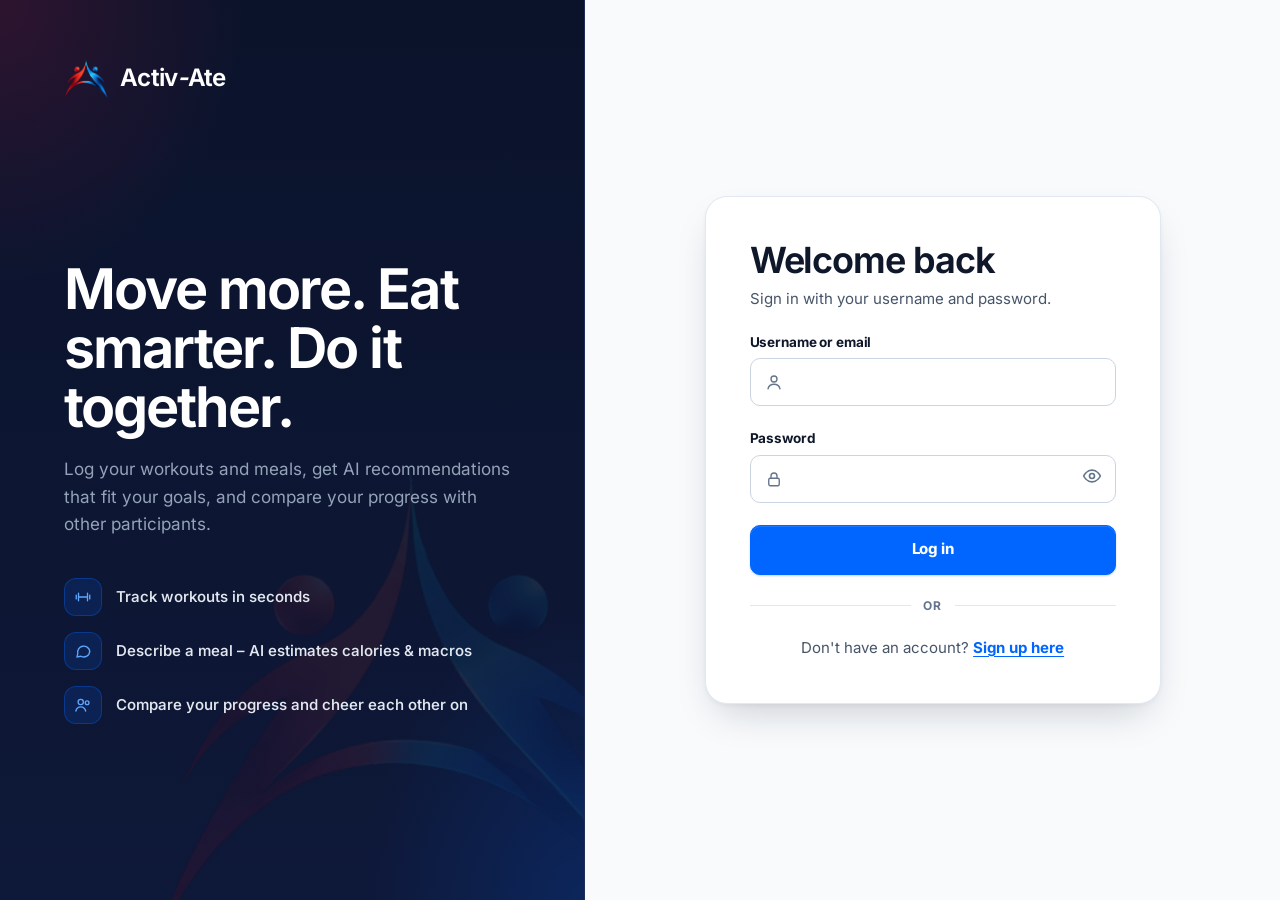
<file: frontend/signin.html>
<!doctype html>
<html lang="en">
<head>
  <meta charset="utf-8">
  <meta name="viewport" content="width=device-width, initial-scale=1">
  <title>Sign in · Activ-Ate</title>
  <link rel="icon" href="assets/img/favicon-64.png" sizes="64x64" type="image/png">
  <link rel="icon" href="assets/img/favicon-32.png" sizes="32x32" type="image/png">
  <link rel="apple-touch-icon" href="assets/img/apple-touch-icon.png">
  <link rel="manifest" href="assets/site.webmanifest">
  <meta name="theme-color" content="#0B132B">
  <link rel="preload" href="assets/fonts/inter-latin-wght-normal.woff2" as="font" type="font/woff2" crossorigin>
  <link rel="stylesheet" href="assets/css/styles.css">
</head>
<body>
<div class="auth">
  <aside class="auth-brand">
    <a class="brand" href="signin.html" style="padding:0"><img class="brand-logo" src="assets/img/logo-mark.png" alt="" width="40" height="40"><span class="brand-name">Activ<i>-</i>Ate</span></a>
    <div style="margin-top:auto" class="stack-lg">
      <h2>Move more. Eat smarter. Do it together.</h2>
      <p>Log your workouts and meals, get AI recommendations that fit your goals, and compare your progress with other participants.</p>
    </div>
    <div class="auth-points" style="margin-bottom:auto">
      <div><span class="ic"><svg width="18" height="18" viewBox="0 0 24 24" fill="none" stroke="currentColor" stroke-width="2" stroke-linecap="round" aria-hidden="true"><path d="M6 7v10M3 9.5v5M18 7v10M21 9.5v5M6 12h12"/></svg></span>Track workouts in seconds</div>
      <div><span class="ic"><svg width="18" height="18" viewBox="0 0 24 24" fill="none" stroke="currentColor" stroke-width="2" stroke-linecap="round" aria-hidden="true"><path d="M21 12a8 8 0 0 1-11.8 7L4 20l1-4.6A8 8 0 1 1 21 12z"/></svg></span>Describe a meal – AI estimates calories &amp; macros</div>
      <div><span class="ic"><svg width="18" height="18" viewBox="0 0 24 24" fill="none" stroke="currentColor" stroke-width="2" stroke-linecap="round" aria-hidden="true"><circle cx="9" cy="8" r="3.5"/><path d="M2.5 20c.8-3.5 3.4-5.5 6.5-5.5s5.7 2 6.5 5.5"/><circle cx="17.5" cy="9" r="2.5"/></svg></span>Compare your progress and cheer each other on</div>
    </div>
  </aside>

  <main class="auth-main">
    <form class="auth-card" id="signin-form" novalidate>
      <div class="stack" style="gap:8px">
        <h1>Welcome back</h1>
        <p class="muted">Sign in with your username and password.</p>
      </div>
      <div class="info" id="expired-note" hidden>Your session has expired. Please sign in again.</div>
      <div class="info" id="mock-note" hidden>Demo mode (no backend): use <b>demo</b> / <b>demo1234</b>, the admin panel with <b>Admin</b> / <b>Admin</b>, or create a new account.</div>
      <div class="form-error" role="alert" hidden></div>

      <div class="field">
        <label for="username">Username or email</label>
        <div class="input-icon">
          <svg width="18" height="18" viewBox="0 0 24 24" fill="none" stroke="currentColor" stroke-width="2" stroke-linecap="round" aria-hidden="true"><circle cx="12" cy="8" r="4"/><path d="M4 21c1-4 4.2-6 8-6s7 2 8 6"/></svg>
          <input class="input" id="username" name="username" type="text" autocomplete="username" required>
        </div>
      </div>
      <div class="field">
        <label for="password">Password</label>
        <div class="input-icon">
          <svg width="18" height="18" viewBox="0 0 24 24" fill="none" stroke="currentColor" stroke-width="2" stroke-linecap="round" aria-hidden="true"><rect x="5" y="11" width="14" height="10" rx="2"/><path d="M8 11V8a4 4 0 0 1 8 0v3"/></svg>
          <input class="input" id="password" name="password" type="password" autocomplete="current-password" required style="padding-right:48px">
          <button type="button" class="reveal" data-reveal="password" aria-label="Show password"><svg width="20" height="20" viewBox="0 0 24 24" fill="none" stroke="currentColor" stroke-width="2" aria-hidden="true"><path d="M2 12s3.5-7 10-7 10 7 10 7-3.5 7-10 7S2 12 2 12z"/><circle cx="12" cy="12" r="3"/></svg></button>
        </div>
      </div>
      <button class="btn btn--primary btn--block" type="submit">Log in</button>
      <div class="divider">or</div>
      <p style="text-align:center" class="muted">Don't have an account? <a href="signup.html" style="font-weight:700">Sign up here</a></p>
    </form>
  </main>
</div>
<script type="module" src="assets/js/pages/signin.js"></script>
</body>
</html>
</file>
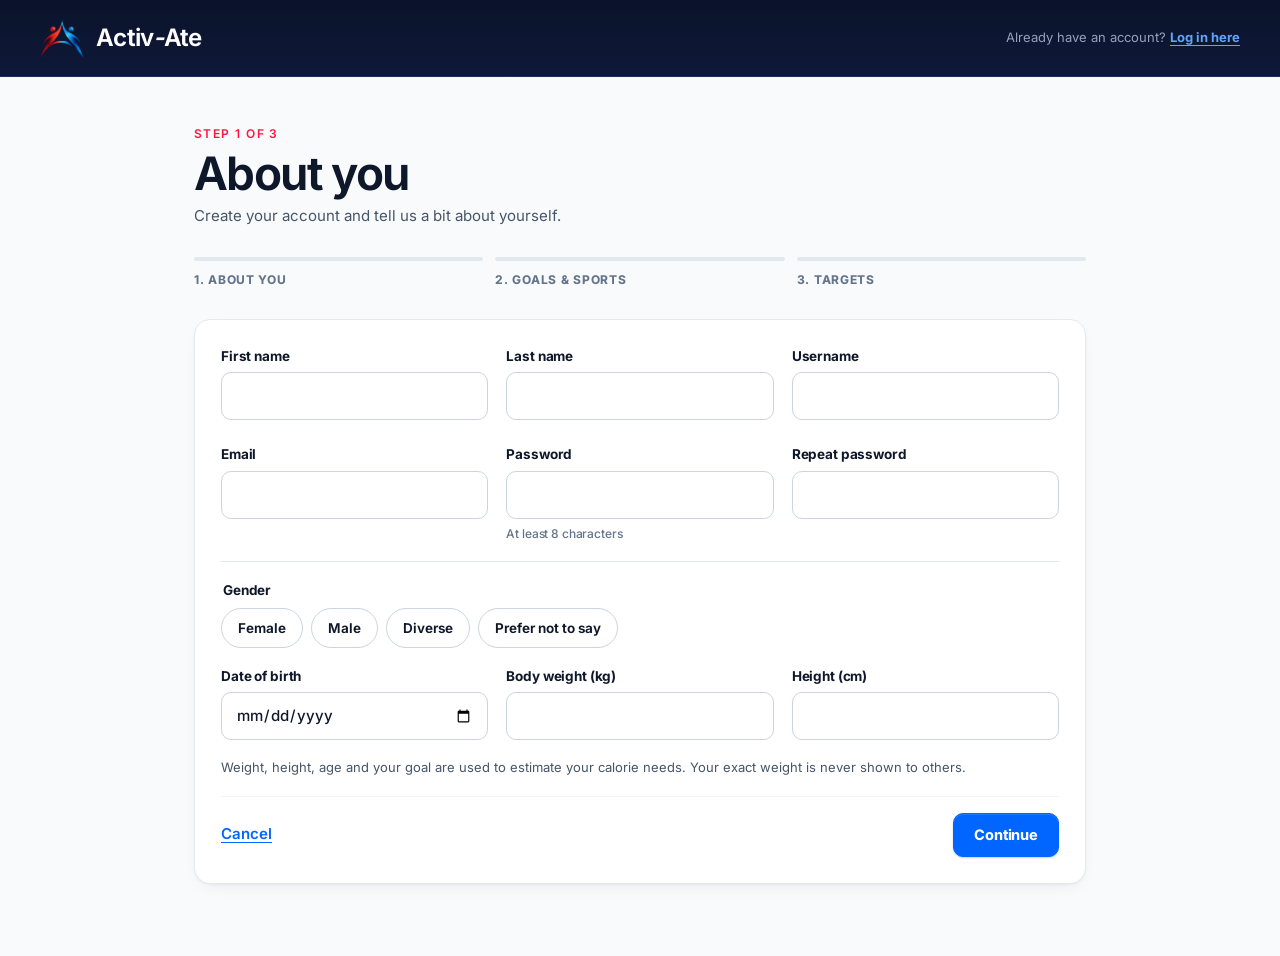
<file: frontend/signup.html>
<!doctype html>
<html lang="en">
<head>
  <meta charset="utf-8">
  <meta name="viewport" content="width=device-width, initial-scale=1">
  <title>Sign up · Activ-Ate</title>
  <link rel="icon" href="assets/img/favicon-64.png" sizes="64x64" type="image/png">
  <link rel="icon" href="assets/img/favicon-32.png" sizes="32x32" type="image/png">
  <link rel="apple-touch-icon" href="assets/img/apple-touch-icon.png">
  <link rel="manifest" href="assets/site.webmanifest">
  <meta name="theme-color" content="#0B132B">
  <link rel="preload" href="assets/fonts/inter-latin-wght-normal.woff2" as="font" type="font/woff2" crossorigin>
  <link rel="stylesheet" href="assets/css/styles.css">
</head>
<body>
<header class="topbar">
  <a class="brand" id="onboarding-logo" href="signin.html" aria-label="Log out and return to sign in" style="padding:0"><img class="brand-logo" src="assets/img/logo-mark.png" alt="" width="40" height="40"><span class="brand-name">Activ<i>-</i>Ate</span></a>
  <span class="small" style="color:var(--side-mute)" id="topbar-right">Already have an account? <a href="signin.html">Log in here</a></span>
</header>

<main class="onboard">
  <div class="stack" style="gap:6px">
    <span class="small" style="font-weight:600;color:var(--brand)" id="step-no">Step 1 of 3</span>
    <h1 id="step-title">About you</h1>
    <p class="muted" id="step-sub">Create your account and tell us a bit about yourself.</p>
  </div>
  <ol class="steps" id="stepper" aria-label="Progress">
    <li>1. About you</li><li>2. Goals &amp; sports</li><li>3. Targets</li>
  </ol>

  <!-- STEP 1 ------------------------------------------------------------ -->
  <form class="card" id="step-1" novalidate>
    <div class="form-error" role="alert" hidden></div>
    <div class="form-grid">
      <div class="field"><label for="first_name">First name</label><input class="input" id="first_name" name="first_name" autocomplete="given-name" required></div>
      <div class="field"><label for="last_name">Last name</label><input class="input" id="last_name" name="last_name" autocomplete="family-name" required></div>
      <div class="field"><label for="username">Username</label><input class="input" id="username" name="username" autocomplete="username" required><span class="hint" id="username-status" aria-live="polite"></span></div>
      <div class="field"><label for="email">Email</label><input class="input" id="email" name="email" type="email" autocomplete="email" required></div>
      <div class="field"><label for="password">Password</label><input class="input" id="password" name="password" type="password" autocomplete="new-password" minlength="8" required><span class="hint">At least 8 characters</span></div>
      <div class="field"><label for="password_confirm">Repeat password</label><input class="input" id="password_confirm" name="password_confirm" type="password" autocomplete="new-password" required></div>
    </div>
    <div style="height:1px;background:var(--line)"></div>
    <fieldset class="field" style="border:0;padding:0;margin:0">
      <legend style="margin-bottom:8px">Gender</legend>
      <div class="chips" id="gender-group">
        <button type="button" class="chip" data-gender="female" aria-pressed="false">Female</button>
        <button type="button" class="chip" data-gender="male" aria-pressed="false">Male</button>
        <button type="button" class="chip" data-gender="diverse" aria-pressed="false">Diverse</button>
        <button type="button" class="chip" data-gender="unspecified" aria-pressed="false">Prefer not to say</button>
      </div>
      <input type="hidden" name="gender">
    </fieldset>
    <div class="form-grid">
      <div class="field"><label for="date_of_birth">Date of birth</label><input class="input" id="date_of_birth" name="date_of_birth" type="date" required></div>
      <div class="field"><label for="weight_kg">Body weight (kg)</label><input class="input" id="weight_kg" name="weight_kg" type="number" inputmode="decimal" min="30" max="300" step="0.1" required></div>
      <div class="field"><label for="height_cm">Height (cm)</label><input class="input" id="height_cm" name="height_cm" type="number" inputmode="numeric" min="100" max="250" required></div>
    </div>
    <p class="small muted">Weight, height, age and your goal are used to estimate your calorie needs. Your exact weight is never shown to others.</p>
    <div class="row-between" style="border-top:1px solid var(--line-2);padding-top:16px">
      <a href="signin.html" style="font-weight:600">Cancel</a>
      <button class="btn btn--primary" type="submit">Continue</button>
    </div>
  </form>

  <!-- STEP 2 ------------------------------------------------------------ -->
  <form class="card" id="step-2" novalidate hidden>
    <div class="form-error" role="alert" hidden></div>
    <div class="stack">
      <div><h2>Your main goals</h2><p class="muted small">Choose one or more.</p></div>
      <div class="form-grid" id="goal-cards">
        <button type="button" class="goal-card" data-goal="lose_weight" aria-pressed="false"><span class="t">Lose weight<span class="check"><svg width="14" height="14" viewBox="0 0 24 24" fill="none" stroke="#fff" stroke-width="3" stroke-linecap="round" aria-hidden="true"><path d="M5 12l5 5L19 7"/></svg></span></span><span class="d">Calorie deficit, more activity, filling meals.</span></button>
        <button type="button" class="goal-card" data-goal="gain_muscle" aria-pressed="false"><span class="t">Gain muscle<span class="check"><svg width="14" height="14" viewBox="0 0 24 24" fill="none" stroke="#fff" stroke-width="3" stroke-linecap="round" aria-hidden="true"><path d="M5 12l5 5L19 7"/></svg></span></span><span class="d">Progressive strength training and enough protein.</span></button>
        <button type="button" class="goal-card" data-goal="improve_stamina" aria-pressed="false"><span class="t">Improve stamina<span class="check"><svg width="14" height="14" viewBox="0 0 24 24" fill="none" stroke="#fff" stroke-width="3" stroke-linecap="round" aria-hidden="true"><path d="M5 12l5 5L19 7"/></svg></span></span><span class="d">Build endurance with regular cardio sessions.</span></button>
        <button type="button" class="goal-card" data-goal="dont_know" aria-pressed="false"><span class="t">I don't know<span class="check"><svg width="14" height="14" viewBox="0 0 24 24" fill="none" stroke="#fff" stroke-width="3" stroke-linecap="round" aria-hidden="true"><path d="M5 12l5 5L19 7"/></svg></span></span><span class="d">Help me discover the right direction.</span></button>
      </div>
      <input type="hidden" name="goals">
    </div>
    <div class="stack">
      <div><h2>Sports you do</h2><p class="muted small">Type to search – pick from the list or add your own sport. Add as many as you like.</p></div>
      <div class="field">
        <label for="sport-input" class="sr-only">Add a sport</label>
        <div class="combo"><input class="input" id="sport-input" name="sports" placeholder="e.g. Running, Weightlifting, Padel…"></div>
      </div>
      <button type="button" class="chip" id="unknown-sport" aria-pressed="false">I don't do sports</button>
      <div class="chips" id="sport-chips" aria-live="polite"></div>
    </div>
    <div class="row-between" style="border-top:1px solid var(--line-2);padding-top:16px">
      <span class="small muted">Account created ✓</span>
      <button class="btn btn--primary" type="submit">Continue</button>
    </div>
  </form>

  <!-- STEP 3 ------------------------------------------------------------ -->
  <form class="card" id="step-3" novalidate hidden>
    <div class="form-error" role="alert" hidden></div>
    <div class="stack">
      <div><h2>Activity goals</h2><p class="muted small">e.g. "Run for 20 min every day" or "Go to the gym for 1 hour 4 times a week".</p></div>
      <div class="row" style="align-items:flex-end">
        <div class="field" style="flex:2 1 200px"><label for="act-sport">Sport</label><div class="combo"><input class="input" id="act-sport" name="activity_goals" placeholder="Type a sport"></div></div>
        <div class="field" style="flex:1 1 120px"><label for="act-mins">Minutes per session</label><input class="input" id="act-mins" type="number" min="5" max="300" value="30"></div>
        <div class="field" style="flex:1 1 150px"><span>Times per week</span><div class="stepper" style="min-height:46px"><button type="button" id="times-down" aria-label="Fewer times">−</button><output id="act-times">3</output><button type="button" id="times-up" aria-label="More times">+</button></div></div>
        <button type="button" class="btn btn--primary" id="add-act">Add goal</button>
      </div>
      <div class="chips" id="act-suggest"></div>
      <div class="stack" id="act-list" style="gap:8px"></div>
    </div>
    <div style="height:1px;background:var(--line)"></div>
    <div class="stack">
      <div><h2>Nutrition goals</h2><p class="muted small" id="nut-hint">Add daily targets for the nutrients you want to track.</p></div>
      <div class="row" style="align-items:flex-end">
        <div class="field" style="flex:2 1 180px"><label for="nut-kind">Nutrient</label>
          <select class="input" id="nut-kind">
            <option value="protein">Protein</option><option value="calories">Calories</option><option value="water">Water</option>
            <option value="carbs">Carbohydrates</option><option value="fat">Fat</option>
          </select></div>
        <div class="field" style="flex:1 1 140px"><label for="nut-amount">Amount per day (<span id="nut-unit">g</span>)</label><input class="input" id="nut-amount" type="number" min="0" step="0.1"></div>
        <button type="button" class="btn btn--primary" id="add-nut">Add goal</button>
      </div>
      <div class="stack" id="nut-list" style="gap:8px"></div>
    </div>
    <div style="height:1px;background:var(--line)"></div>
    <div class="stack">
      <h2>Weight goal <span class="muted small" style="font-weight:500">(optional)</span></h2>
      <div class="form-grid">
        <div class="field"><label for="target_kg">Target weight (kg)</label><input class="input" id="target_kg" name="target_kg" type="number" step="0.1" min="30" max="300"></div>
        <div class="field"><label for="target_date">Reach by</label><input class="input" id="target_date" name="target_date" type="date"></div>
      </div>
    </div>
    <div class="info">Your <b>exercise minutes, workouts, streaks and water</b> are shared automatically with your network so you can compare and cheer each other on. Your meals and body weight stay private.</div>
    <div class="row-between" style="border-top:1px solid var(--line-2);padding-top:16px">
      <button type="button" class="btn" id="back-3">Back</button>
      <button class="btn btn--primary" type="submit">Create my plan</button>
    </div>
  </form>

  <!-- DONE ------------------------------------------------------------- -->
  <section class="card" id="step-done" hidden style="align-items:flex-start">
    <span class="icon-box" style="width:56px;height:56px"><svg width="28" height="28" viewBox="0 0 24 24" fill="none" stroke="currentColor" stroke-width="2" stroke-linecap="round" aria-hidden="true"><circle cx="9" cy="8" r="3.5"/><path d="M2.5 20c.8-3.5 3.4-5.5 6.5-5.5s5.7 2 6.5 5.5"/><circle cx="17.5" cy="9" r="2.5"/><path d="M17 14.5c2.4.2 4 1.8 4.5 4.5"/></svg></span>
    <h2 style="font-size:24px;font-family:var(--font-display)">You're all set!</h2>
    <p class="muted" id="network-text">Your account and plan are ready. You can view your progress on the dashboard.</p>
    <a class="btn btn--primary" href="dashboard.html">Go to my dashboard</a>
  </section>
</main>
<script type="module" src="assets/js/pages/signup.js"></script>
</body>
</html>
</file>
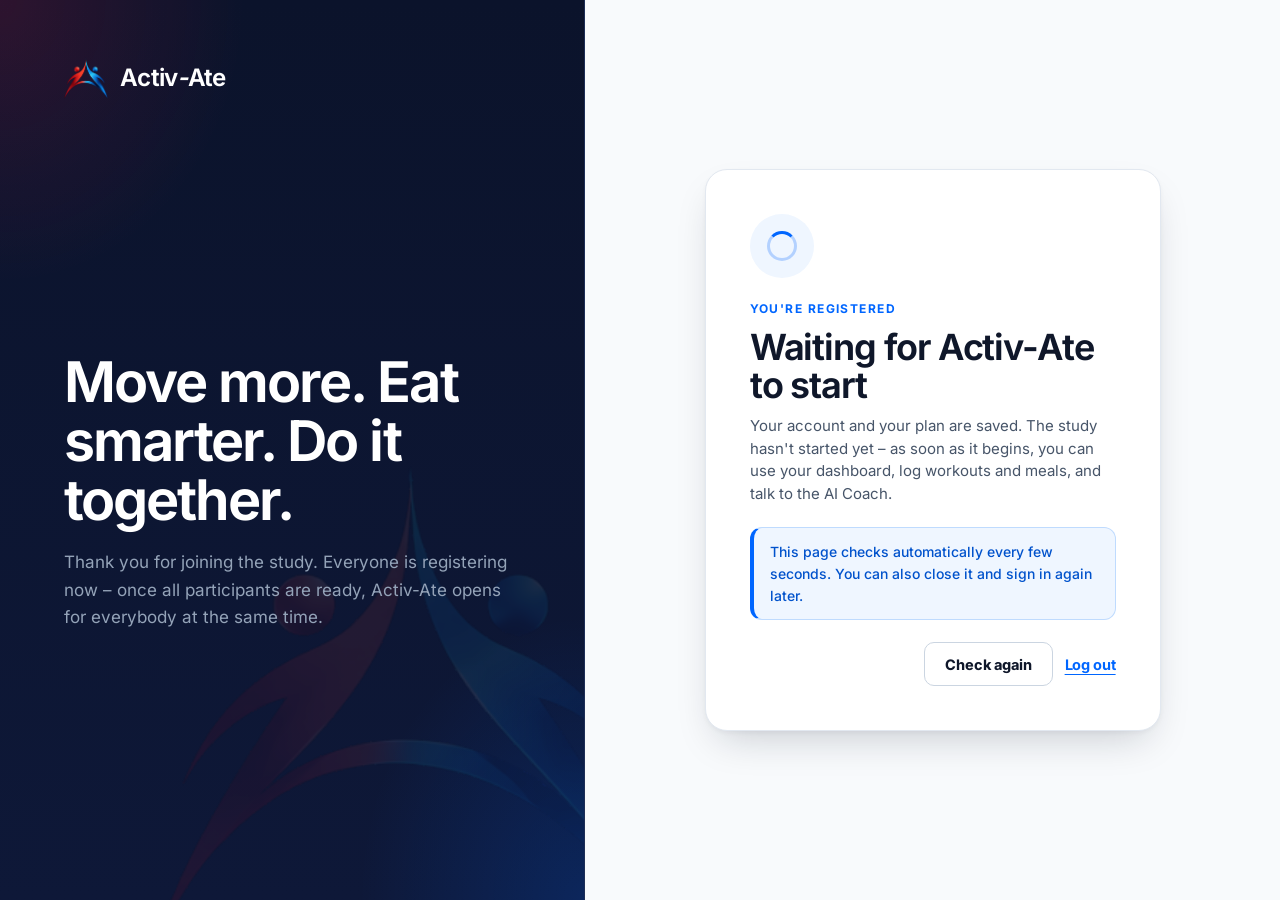
<file: frontend/waiting.html>
<!doctype html>
<html lang="en">
<head>
  <meta charset="utf-8">
  <meta name="viewport" content="width=device-width, initial-scale=1">
  <title>Starting soon · Activ-Ate</title>
  <link rel="icon" href="assets/img/favicon-64.png" sizes="64x64" type="image/png">
  <link rel="icon" href="assets/img/favicon-32.png" sizes="32x32" type="image/png">
  <link rel="apple-touch-icon" href="assets/img/apple-touch-icon.png">
  <link rel="manifest" href="assets/site.webmanifest">
  <meta name="theme-color" content="#0B132B">
  <link rel="preload" href="assets/fonts/inter-latin-wght-normal.woff2" as="font" type="font/woff2" crossorigin>
  <link rel="stylesheet" href="assets/css/styles.css">
</head>
<body>
<div class="auth">
  <aside class="auth-brand">
    <span class="brand" style="padding:0"><img class="brand-logo" src="assets/img/logo-mark.png" alt="" width="40" height="40"><span class="brand-name">Activ<i>-</i>Ate</span></span>
    <div style="margin-top:auto;margin-bottom:auto" class="stack-lg">
      <h2>Move more. Eat smarter. Do it together.</h2>
      <p>Thank you for joining the study. Everyone is registering now – once all participants are ready, Activ-Ate opens for everybody at the same time.</p>
    </div>
  </aside>

  <main class="auth-main">
    <section class="auth-card" aria-labelledby="wait-title">
      <div class="waiting-pulse" aria-hidden="true"><span class="spinner"></span></div>
      <div class="stack" style="gap:10px">
        <p class="eyebrow-text">You're registered</p>
        <h1 id="wait-title">Waiting for Activ-Ate to start</h1>
        <p class="muted" id="wait-text">Your account and your plan are saved. The study hasn't started yet – as soon as it begins, you can use your dashboard, log workouts and meals, and talk to the AI Coach.</p>
      </div>
      <div class="info" role="status" aria-live="polite" id="wait-status">This page checks automatically every few seconds. You can also close it and sign in again later.</div>
      <div class="row-between">
        <span class="small muted" id="wait-user"></span>
        <div class="row">
          <button type="button" class="btn" id="check-now">Check again</button>
          <button type="button" class="btn btn--link" id="logout">Log out</button>
        </div>
      </div>
    </section>
  </main>
</div>
<script type="module" src="assets/js/pages/waiting.js"></script>
</body>
</html>
</file>
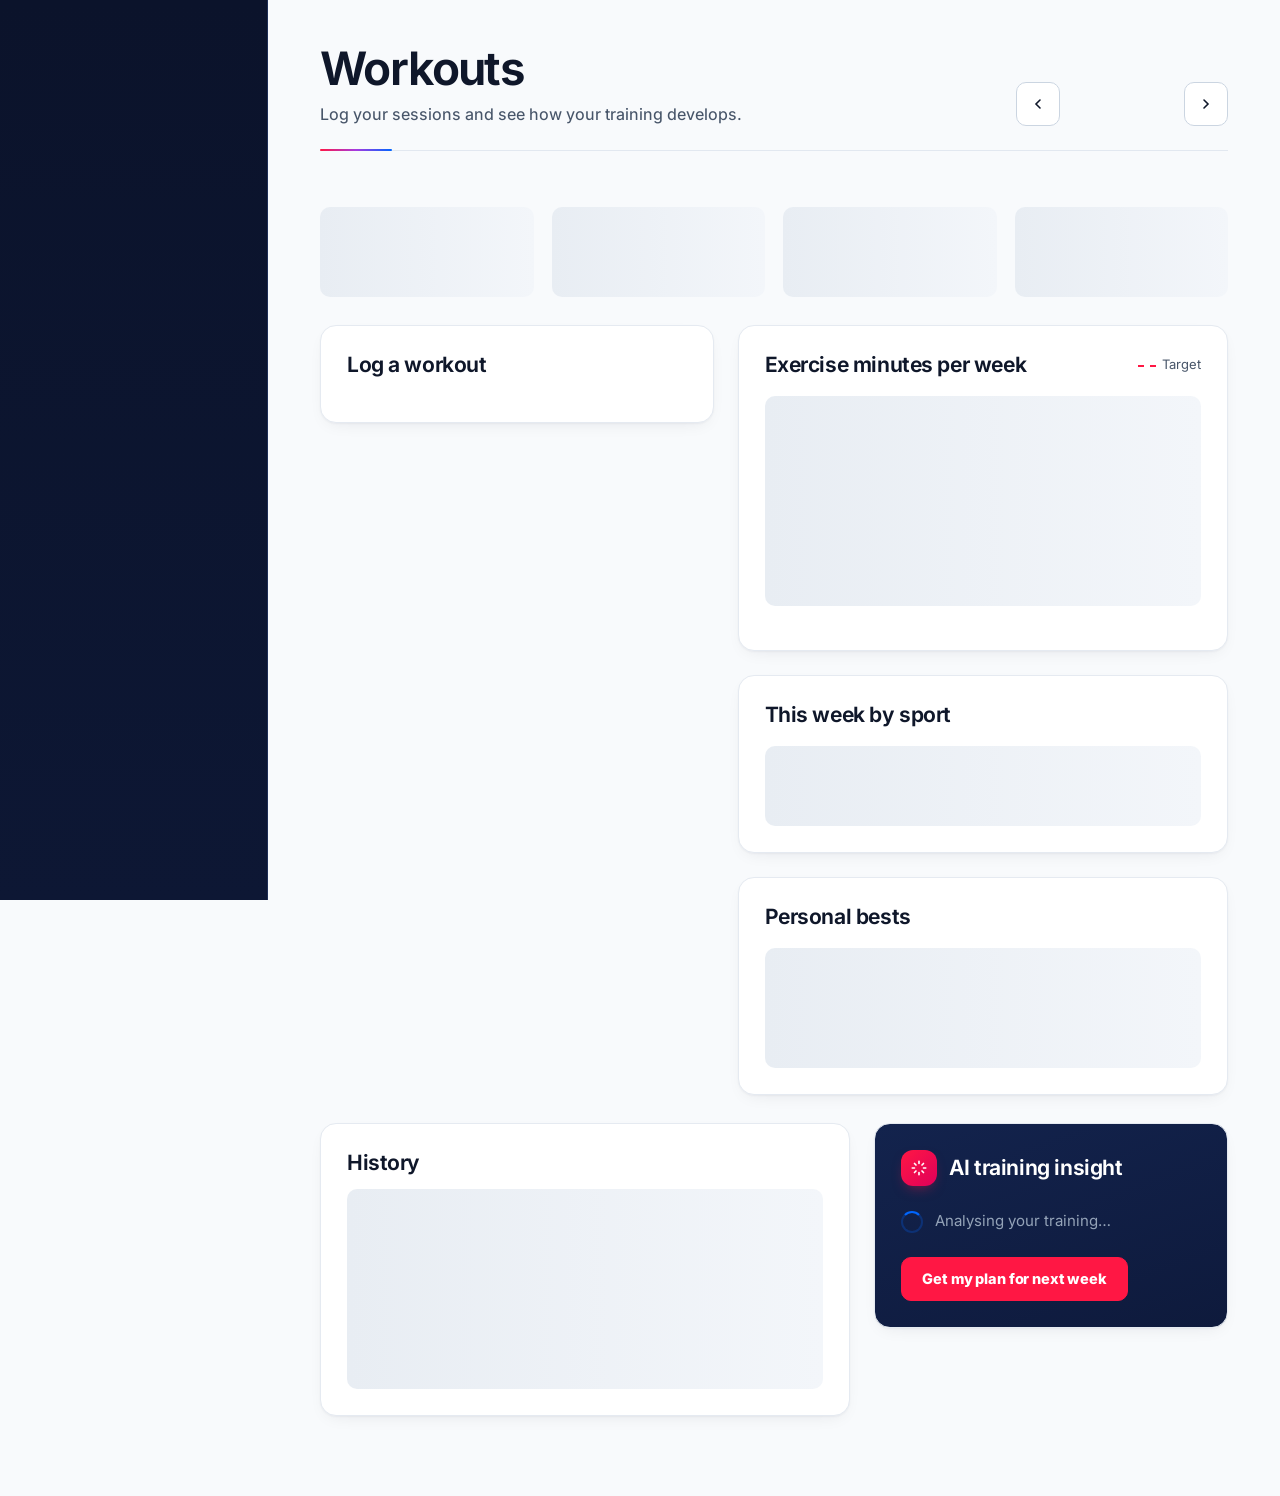
<file: frontend/workouts.html>
<!doctype html>
<html lang="en">
<head>
  <meta charset="utf-8">
  <meta name="viewport" content="width=device-width, initial-scale=1">
  <title>Workouts · Activ-Ate</title>
  <link rel="icon" href="assets/img/favicon-64.png" sizes="64x64" type="image/png">
  <link rel="icon" href="assets/img/favicon-32.png" sizes="32x32" type="image/png">
  <link rel="apple-touch-icon" href="assets/img/apple-touch-icon.png">
  <link rel="manifest" href="assets/site.webmanifest">
  <meta name="theme-color" content="#0B132B">
  <link rel="preload" href="assets/fonts/inter-latin-wght-normal.woff2" as="font" type="font/woff2" crossorigin>
  <link rel="stylesheet" href="assets/css/styles.css">
</head>
<body>
<a class="sr-only" href="#main">Skip to content</a>
<div class="app">
  <aside id="sidebar" class="sidebar"></aside>
  <main class="main" id="main">

    <div class="page-header"><div><h1>Workouts</h1><p class="lead">Log your sessions and see how your training develops.</p></div>
      <div class="row" role="group" aria-label="Choose week">
        <button class="btn btn--icon" type="button" id="prev-week" aria-label="Previous week"><svg width="16" height="16" viewBox="0 0 24 24" fill="none" stroke="currentColor" stroke-width="2.4" stroke-linecap="round" aria-hidden="true"><path d="M15 6l-6 6 6 6"/></svg></button>
        <span id="week" class="small" aria-live="polite" style="min-width:100px;text-align:center;font-weight:600"></span>
        <button class="btn btn--icon" type="button" id="next-week" aria-label="Next week"><svg width="16" height="16" viewBox="0 0 24 24" fill="none" stroke="currentColor" stroke-width="2.4" stroke-linecap="round" aria-hidden="true"><path d="M9 6l6 6-6 6"/></svg></button>
      </div></div>
    <p class="small muted" id="week-label" aria-live="polite"></p>
    <section class="kpis" id="kpis" aria-label="Key figures"><div class="skeleton" style="height:90px"></div><div class="skeleton" style="height:90px"></div><div class="skeleton" style="height:90px"></div><div class="skeleton" style="height:90px"></div></section>
    <div class="cols">
      <section class="card" style="flex:2 1 360px" id="log"><h2>Log a workout</h2><div id="form-host"></div></section>
      <div class="col-main" style="flex:3 1 440px">
        <section class="card">
          <div class="card-head"><h2>Exercise minutes per week</h2><span class="small muted"><span class="legend-dash"></span><span id="target-label">Target</span></span></div>
          <div id="weeks-chart"><div class="skeleton" style="height:210px"></div></div>
          <p class="small muted" id="weeks-note"></p>
        </section>
        <div class="cols">
          <section class="card" style="flex:1 1 240px"><h2 id="by-sport-title">This week by sport</h2><div id="by-sport" class="stack"><div class="skeleton" style="height:80px"></div></div></section>
          <section class="card" style="flex:1 1 240px"><h2>Personal bests</h2><div id="pbs"><div class="skeleton" style="height:120px"></div></div></section>
        </div>
      </div>
    </div>
    <div class="cols">
      <section class="card col-main" style="gap:12px">
        <div class="card-head"><h2>History</h2><div class="chips" id="filters" role="group" aria-label="Filter by sport"></div></div>
        <div id="history"><div class="skeleton" style="height:200px"></div></div>
        <button type="button" class="btn" id="load-more" hidden>Load more</button>
      </section>
      <section class="card card--dark col-side" aria-live="polite">
        <div class="row"><span class="ai-badge"><svg width="18" height="18" viewBox="0 0 24 24" fill="none" stroke="currentColor" stroke-width="2.2" stroke-linecap="round" aria-hidden="true"><path d="M12 3v3M12 18v3M3 12h3M18 12h3M6 6l2 2M16 16l2 2M6 18l2-2M16 8l2-2"/></svg></span><h2>AI training insight</h2></div>
        <div id="ai-workout" class="stack"><div class="row muted"><span class="spinner"></span>Analysing your training…</div></div>
        <a class="btn btn--mint" href="coach.html?q=Build%20my%20training%20plan%20for%20next%20week" style="align-self:flex-start">Get my plan for next week</a>
      </section>
    </div>
  </main>
</div>
<script type="module" src="assets/js/pages/workouts.js"></script>
</body>
</html>
</file>
<file: frontend/assets/css/styles.css>
/* ==========================================================================
   Activ-Ate – design system & layout  ·  "Pulse & Velocity"
   Sporty, young palette: Electric Blue & Laser Red (the two athletes of the logo).
   Clean, mostly flat styling; the red→blue logo gradient is used only as a thin accent.
   Motion: short (≤ .35s), never blocks input, switched off with prefers-reduced-motion.
   Fonts are self-hosted (assets/fonts) – no external requests.
   ========================================================================== */

@font-face {
  font-family: 'Inter'; font-style: normal; font-weight: 100 900; font-display: swap;
  src: url('../fonts/inter-latin-wght-normal.woff2') format('woff2-variations'), url('../fonts/inter-latin-wght-normal.woff2') format('woff2');
}

:root {
  /* ink & canvas */
  --ink: #0F172A;
  --ink-2: #475569;
  --ink-3: #64748B;
  --bg: #F8FAFC;
  --surface: #FFFFFF;
  --line: #E2E8F0;
  --line-2: #F1F5F9;
  --field: #CBD5E1;
  --track: #E2E8F0;

  /* Sport Primary: Electric Athletic Blue */
  --brand: #0066FF;
  --brand-dark: #0052CC;
  --brand-tint: #EFF6FF;
  --brand-tint-2: #DBEAFE;

  /* Sport Accent / Energy: Laser Crimson Red */
  --mint: #FF1744;            /* Laser red accent */
  --brass: #FF1744;
  --brass-dark: #D50000;
  --brass-tint: #FFF1F2;

  /* secondary / energy punch */
  --orange: #FF5722;
  --orange-ink: #D84315;
  --orange-tint: #FFEDE8;

  --danger: #EF4444;
  --danger-tint: #FEE2E2;

  /* dark surfaces (solid athletic navy) */
  --side: #0B132B;
  --side-2: #131F3F;
  --side-3: #1C2B54;
  --side-ink: #F8FAFC;
  --side-mute: #94A3B8;
  --side-line: #1E2E56;

  --radius: 16px;
  --radius-sm: 10px;
  --shadow-sm: 0 1px 2px rgba(15, 23, 42, .05);
  --shadow: 0 1px 2px rgba(15, 23, 42, .04), 0 6px 18px -8px rgba(15, 23, 42, .10);
  --shadow-lg: 0 2px 4px rgba(15, 23, 42, .04), 0 18px 40px -14px rgba(15, 23, 42, .22);
  --accent-gradient: linear-gradient(90deg, #FF1744 0%, #A63BE0 50%, #0066FF 100%);
  --ring: 0 0 0 4px rgba(0, 102, 255, .14);
  --font: 'Inter', system-ui, -apple-system, 'Segoe UI', Roboto, sans-serif;
  --font-display: 'Inter', system-ui, -apple-system, 'Segoe UI', Roboto, sans-serif;
  --ease: cubic-bezier(.16, 1, .3, 1);
}

*, *::before, *::after { box-sizing: border-box; }
html { -webkit-text-size-adjust: 100%; scrollbar-width: thin; scrollbar-color: #CBD5E1 transparent; }
body {
  margin: 0; background: var(--bg); color: var(--ink);
  font-family: var(--font); font-size: 15px; line-height: 1.5;
  -webkit-font-smoothing: antialiased; -moz-osx-font-smoothing: grayscale; text-rendering: optimizeLegibility;
  font-feature-settings: 'cv11', 'ss01';
}
::selection { background: #DBEAFE; color: #0052CC; }
a { color: var(--brand); text-underline-offset: 3px; }
a:hover { color: var(--brand-dark); }
button, input, select, textarea { font: inherit; color: inherit; }
h1, h2, h3 { margin: 0; }
h1 { font-family: var(--font-display); font-size: clamp(32px, 4.4vw, 46px); font-weight: 650; letter-spacing: -.035em; line-height: 1.08; }
h2 { font-family: var(--font-display); font-size: 21px; font-weight: 650; letter-spacing: -.02em; line-height: 1.25; }
h3 { font-size: 15px; font-weight: 700; letter-spacing: -.01em; }
p { margin: 0; }
:focus-visible { outline: 2px solid var(--brand); outline-offset: 3px; border-radius: 6px; }
[hidden] { display: none !important; }
.sr-only { position: absolute; width: 1px; height: 1px; padding: 0; margin: -1px; overflow: hidden; clip: rect(0 0 0 0); white-space: nowrap; border: 0; }
.sr-only:focus { position: fixed; left: 16px; top: 16px; width: auto; height: auto; margin: 0; padding: 10px 16px; clip: auto; z-index: 200; background: var(--brand); color: #fff; border-radius: 10px; font-weight: 700; }
.muted { color: var(--ink-2); }
.small { font-size: 13px; }
.num { font-family: var(--font-display); font-weight: 800; font-variant-numeric: lining-nums tabular-nums; letter-spacing: -.02em; }
.stack { display: flex; flex-direction: column; gap: 12px; }
.stack-lg { display: flex; flex-direction: column; gap: 20px; }
.row { display: flex; align-items: center; gap: 12px; flex-wrap: wrap; }
.row-between { display: flex; align-items: center; justify-content: space-between; gap: 12px; flex-wrap: wrap; }
.grow { flex: 1; min-width: 0; }

/* ---------- App shell ---------- */
.app { display: flex; min-height: 100vh; }
.sidebar {
  width: 268px; flex-shrink: 0; color: var(--side-ink);
  background: #0B132B;
  border-right: 1px solid var(--side-line);
  padding: 30px 18px 24px; display: flex; flex-direction: column; gap: 32px;
  position: sticky; top: 0; height: 100vh; overflow-y: auto;
}
.brand { display: flex; align-items: center; gap: 12px; padding: 0 10px; color: inherit; text-decoration: none; }
.brand:hover { color: inherit; }
.brand-logo { width: 40px; height: 40px; display: block; flex-shrink: 0; }
.brand-mark { width: 34px; height: 34px; display: grid; place-items: center; flex-shrink: 0; }
.brand-name { font-family: var(--font-display); font-size: 24px; font-weight: 650; letter-spacing: -.03em; line-height: 1; color: #FFFFFF; }
.nav { display: flex; flex-direction: column; gap: 4px; }
.nav a, .nav button {
  position: relative; display: flex; align-items: center; gap: 13px; min-height: 44px; padding: 0 14px;
  border-radius: var(--radius-sm); color: var(--side-mute); text-decoration: none;
  font-weight: 600; font-size: 14.5px; letter-spacing: -.01em; background: none; border: none; cursor: pointer; width: 100%; text-align: left;
  transition: background .18s, color .18s;
}
.nav svg { stroke-width: 1.8; flex-shrink: 0; opacity: .85; }
.nav a:hover, .nav button:hover { background: rgba(255, 255, 255, .06); color: #fff; }
.nav a[aria-current="page"] {
  background: #131F3F;
  color: #fff; font-weight: 700;
}
.nav a[aria-current="page"]::before {
  content: ''; position: absolute; left: 0; top: 10px; bottom: 10px; width: 4px;
  border-radius: 0 4px 4px 0; background: var(--mint);
}
.nav a[aria-current="page"] svg { color: #60A5FA; opacity: 1; }
.nav .nav-badge {
  margin-left: auto; font-size: 11px; font-weight: 800; background: var(--mint);
  color: #FFFFFF; border-radius: 999px; padding: 2px 8px;
}
.sidebar-foot { margin-top: auto; display: flex; flex-direction: column; gap: 14px; }
.sidebar-foot .nav { padding-top: 14px; border-top: 1px solid var(--side-line); }
.user-card { display: flex; align-items: center; gap: 12px; padding: 12px; border-radius: 14px; background: rgba(255, 255, 255, .04); border: 1px solid var(--side-line); }
.user-card .name { font-weight: 700; font-size: 14px; color: #fff; }
.user-card .sub { font-size: 12px; color: var(--side-mute); overflow: hidden; text-overflow: ellipsis; white-space: nowrap; max-width: 150px; }
.menu-toggle { display: none; }

.main { flex: 1; min-width: 0; padding: 44px 52px 80px; display: flex; flex-direction: column; gap: 28px; }
.main > * { width: 100%; max-width: 1240px; margin-left: auto; margin-right: auto; }
.page-header { display: flex; align-items: flex-end; justify-content: space-between; gap: 20px; flex-wrap: wrap; padding-bottom: 24px; border-bottom: 2px solid var(--line); }
.page-header .eyebrow {
  font-size: 12px; font-weight: 800; letter-spacing: .12em; text-transform: uppercase;
  color: var(--mint); margin-bottom: 10px; display: inline-flex; align-items: center; gap: 6px;
}
.page-header .eyebrow::before {
  content: ''; display: inline-block; width: 8px; height: 8px; border-radius: 50%;
  background: var(--mint);
}
.page-header .lead { font-size: 16px; color: var(--ink-2); margin-top: 8px; max-width: 62ch; font-weight: 450; }

@media (max-width: 960px) {
  .app { flex-direction: column; }
  .sidebar { width: 100%; height: auto; position: sticky; top: 0; z-index: 20; padding: 12px 16px; gap: 12px; border-right: none; border-bottom: 1px solid var(--side-line); }
  .sidebar-top { display: flex; align-items: center; justify-content: space-between; }
  .brand-logo { width: 34px; height: 34px; }
  .brand-name { font-size: 22px; }
  .menu-toggle { display: inline-flex; align-items: center; justify-content: center; width: 44px; height: 44px; border-radius: 10px; border: 1px solid var(--side-line); background: transparent; color: #fff; cursor: pointer; }
  .sidebar .nav, .sidebar .sidebar-foot { display: none; }
  .sidebar.open .nav, .sidebar.open .sidebar-foot { display: flex; }
  .main { padding: 24px 16px 56px; gap: 20px; }
  .page-header { padding-bottom: 18px; }
}

/* ---------- Cards & layout grids (no hover animations/glows) ---------- */
.card {
  background: var(--surface); border: 1px solid var(--line); border-radius: var(--radius);
  padding: 26px; display: flex; flex-direction: column; gap: 18px; min-width: 0;
  box-shadow: var(--shadow);
}
.card--dark {
  color: var(--side-ink); border-color: var(--side-line);
  background: #101E42;
}
.card--dark h2 { color: #fff; }
.card--dark .muted { color: #94A3B8; }
.card--flush { padding: 0; overflow: hidden; gap: 0; }
.card-head { display: flex; align-items: center; justify-content: space-between; gap: 12px; flex-wrap: wrap; }
.card-head a {
  font-size: 13px; font-weight: 750; letter-spacing: .01em; color: var(--brand);
  text-decoration: none; border-bottom: 2px solid rgba(0, 102, 255, .3); padding-bottom: 1px;
  transition: color .15s, border-color .15s;
}
.card-head a:hover { color: var(--mint); border-color: var(--mint); }
.cols { display: flex; flex-wrap: wrap; gap: 24px; align-items: flex-start; }
.col-main { flex: 3 1 480px; min-width: 0; display: flex; flex-direction: column; gap: 24px; }
.col-side { flex: 2 1 320px; min-width: 0; display: flex; flex-direction: column; gap: 24px; }

.kpis { display: grid; grid-template-columns: repeat(auto-fit, minmax(190px, 1fr)); gap: 18px; }
.kpi {
  position: relative; overflow: hidden; background: var(--surface); border: 1px solid var(--line);
  border-radius: var(--radius); padding: 22px 20px 20px; display: flex; flex-direction: column; gap: 10px;
  box-shadow: var(--shadow);
}
.kpi::before {
  content: ''; position: absolute; left: 0; top: 0; width: 100%; height: 3px;
  background: var(--brand);
}
.kpi-label { font-size: 11px; font-weight: 800; letter-spacing: .12em; text-transform: uppercase; color: var(--ink-3); }
.kpi-value { font-family: var(--font-display); font-size: 38px; font-weight: 650; line-height: 1.05; letter-spacing: -.03em; font-variant-numeric: lining-nums tabular-nums; color: var(--ink); }
.kpi-value small { font-family: var(--font); font-size: 14px; color: var(--ink-3); font-weight: 600; letter-spacing: 0; margin-left: 2px; }
.kpi-note { font-size: 13px; font-weight: 600; color: var(--ink-2); }
.kpi-note--warm { color: var(--mint); }

.track { height: 8px; border-radius: 99px; background: var(--track); overflow: hidden; }
.track > span {
  display: block; height: 100%; border-radius: 99px;
  background: var(--brand);
  width: 0; transition: width .4s var(--ease);
}
.track--warm > span {
  background: var(--mint);
}
.track--thick { height: 10px; }

.ai-badge {
  width: 36px; height: 36px; border-radius: 12px;
  background: var(--mint);
  color: #FFFFFF; display: grid; place-items: center; flex-shrink: 0;
}
.ai-tag { font-size: 11px; font-weight: 800; letter-spacing: .12em; text-transform: uppercase; color: #60A5FA; }
.ai-tag--warm { color: #FFA4B2; }

/* ---------- Buttons ---------- */
.btn {
  display: inline-flex; align-items: center; justify-content: center; gap: 8px; min-height: 44px; padding: 0 20px;
  border-radius: var(--radius-sm); border: 1.5px solid var(--field); background: var(--surface); color: var(--ink);
  font-size: 14.5px; font-weight: 750; letter-spacing: -.01em; cursor: pointer; text-decoration: none; white-space: nowrap;
  transition: border-color .18s, background .18s, color .18s;
}
.btn:hover { border-color: var(--brand); background: var(--brand-tint); color: var(--brand); }
.btn:active { transform: translateY(1px); }
.btn:disabled, .btn[aria-busy="true"] { opacity: .55; cursor: not-allowed; }
.btn--primary {
  background: var(--brand);
  border-color: var(--brand); color: #FFFFFF; font-weight: 750;
}
.btn--primary:hover {
  background: var(--brand-dark);
  border-color: var(--brand-dark); color: #fff;
}
.btn--mint {
  background: var(--mint);
  border-color: var(--mint); color: #FFFFFF; font-weight: 800;
}
.btn--mint:hover {
  color: #FFFFFF; background: var(--brass-dark);
  border-color: var(--brass-dark);
}
.btn--ghost-dark { background: transparent; border-color: var(--side-line); color: var(--side-ink); }
.btn--ghost-dark:hover { color: #fff; border-color: var(--brand); background: rgba(0, 102, 255, .15); }
.btn--link { border: none; background: none; padding: 0; min-height: 44px; color: var(--brand); text-decoration: underline; text-underline-offset: 4px; font-weight: 700; }
.btn--link:hover { background: none; color: var(--mint); }
.btn--small { min-height: 36px; padding: 0 14px; font-size: 13px; border-radius: 9px; font-weight: 700; }
.btn--block { width: 100%; min-height: 50px; font-size: 15px; }
.btn--icon { width: 44px; padding: 0; font-size: 20px; line-height: 1; }
.btn .spinner { width: 16px; height: 16px; border-width: 2px; }

.chip {
  display: inline-flex; align-items: center; gap: 6px; min-height: 40px; padding: 0 16px; border-radius: 999px;
  border: 1.5px solid var(--field); background: var(--surface); font-size: 13.5px; font-weight: 650; cursor: pointer;
  transition: background .18s, border-color .18s, color .18s;
}
.chip:hover { border-color: var(--brand); color: var(--brand); }
.chip[aria-pressed="true"], .chip.is-on {
  border-color: var(--brand); background: var(--brand); color: #FFFFFF;
}
.chip--removable { cursor: default; background: var(--brand-tint); border-color: transparent; color: var(--brand); padding-right: 6px; font-weight: 700; }
.chip--removable:hover { border-color: transparent; }
.chip--removable button { width: 28px; height: 28px; border-radius: 50%; border: none; background: transparent; cursor: pointer; font-size: 18px; line-height: 1; color: var(--brand); font-weight: 800; }
.chip--removable button:hover { background: rgba(0, 102, 255, .15); }
.chips { display: flex; flex-wrap: wrap; gap: 8px; }

.seg { display: inline-flex; flex-wrap: wrap; gap: 4px; padding: 4px; border-radius: 12px; background: #EEF2F6; border: 1px solid var(--line); }
.seg button { min-height: 38px; padding: 0 16px; border-radius: 8px; border: none; background: transparent; font-size: 13.5px; font-weight: 700; color: var(--ink-2); cursor: pointer; transition: background .18s, color .18s; }
.seg button:hover { color: var(--ink); }
.seg button[aria-selected="true"] { background: var(--brand); color: #FFFFFF; }
.seg--light { background: var(--track); border: none; }
.seg--light button[aria-selected="true"] { background: var(--surface); color: var(--ink); }

/* ---------- Forms ---------- */
.field { display: flex; flex-direction: column; gap: 6px; font-size: 13.5px; font-weight: 700; letter-spacing: -.01em; min-width: 0; }
.field .hint { font-size: 12px; font-weight: 500; color: var(--ink-3); }
.input, select.input, textarea.input {
  width: 100%; min-height: 48px; border: 1.5px solid var(--field); border-radius: var(--radius-sm); padding: 0 14px;
  font-size: 15px; font-weight: 500; background: var(--surface); transition: border-color .18s;
}
.input::placeholder { color: #94A3B8; }
.input:hover { border-color: #94A3B8; }
textarea.input { padding: 13px 14px; line-height: 1.55; resize: vertical; min-height: 96px; }
.input:focus { outline: none; border-color: var(--brand); }
.input[aria-invalid="true"] { border-color: var(--danger); }
.field-error { font-size: 13px; font-weight: 700; color: var(--danger); }
.field-ok { font-size: 13px; font-weight: 700; color: var(--brand); }
.form-error { padding: 12px 14px; border-radius: var(--radius-sm); background: var(--danger-tint); border: 1px solid #FECACA; color: var(--danger); font-size: 14px; font-weight: 700; }
.input-icon { position: relative; }
.input-icon > svg { position: absolute; left: 15px; top: 50%; transform: translateY(-50%); color: var(--ink-3); pointer-events: none; stroke-width: 1.8; }
.input-icon > .input { padding-left: 44px; }
.input-icon > .reveal { position: absolute; right: 4px; top: 50%; transform: translateY(-50%); width: 40px; height: 40px; border: none; background: none; cursor: pointer; color: var(--ink-3); border-radius: 8px; }
.input-icon > .reveal:hover { color: var(--brand); }
.form-grid { display: grid; grid-template-columns: repeat(auto-fit, minmax(200px, 1fr)); gap: 18px; }
.form-grid--2 { display: grid; grid-template-columns: repeat(2, minmax(0, 1fr)); gap: 14px; }
.form-grid--4 { display: grid; grid-template-columns: repeat(auto-fit, minmax(110px, 1fr)); gap: 10px; }
.pill-grid { display: grid; grid-template-columns: repeat(3, minmax(0, 1fr)); gap: 8px; }
.pill {
  min-height: 44px; border-radius: var(--radius-sm); border: 1.5px solid var(--field); background: var(--surface);
  font-size: 14px; font-weight: 650; cursor: pointer; transition: background .18s, border-color .18s, color .18s;
}
.pill:hover { border-color: var(--brand); }
.pill[aria-pressed="true"] { border-color: var(--brand); background: var(--brand); color: #FFFFFF; font-weight: 750; }
.switch { display: inline-flex; align-items: center; gap: 10px; background: none; border: none; padding: 0; min-height: 44px; cursor: pointer; font-size: 14px; text-align: left; }
.switch .track-sw { width: 44px; height: 26px; border-radius: 99px; background: var(--field); position: relative; flex-shrink: 0; transition: background .2s; }
.switch .track-sw::after { content: ''; position: absolute; top: 3px; left: 3px; width: 20px; height: 20px; border-radius: 50%; background: #fff; transition: left .22s var(--ease); }
.switch[aria-checked="true"] .track-sw { background: var(--brand); }
.switch[aria-checked="true"] .track-sw::after { left: 21px; }
.stepper { display: inline-flex; align-items: center; gap: 6px; }
.stepper button { width: 36px; height: 36px; border-radius: 9px; border: 1.5px solid var(--field); background: var(--surface); cursor: pointer; font-size: 18px; line-height: 1; font-weight: 700; transition: border-color .18s; }
.stepper button:hover { border-color: var(--brand); color: var(--brand); }
.stepper output { min-width: 34px; text-align: center; font-family: var(--font-display); font-size: 19px; font-weight: 800; font-variant-numeric: lining-nums tabular-nums; }
.tabs-inline { display: flex; padding: 4px; border-radius: 12px; background: #EEF2F6; gap: 4px; }
.tabs-inline button { min-height: 40px; padding: 0 16px; border-radius: 8px; border: none; background: transparent; font-size: 13.5px; font-weight: 700; cursor: pointer; color: var(--ink-2); }
.tabs-inline button[aria-selected="true"] { background: var(--surface); color: var(--ink); }

/* ---------- Combobox (sports autocomplete) ---------- */
.combo { position: relative; }
.combo-list {
  position: absolute; z-index: 30; left: 0; right: 0; top: calc(100% + 6px); margin: 0; padding: 6px; list-style: none;
  background: var(--surface); border: 1.5px solid var(--line); border-radius: 14px; box-shadow: var(--shadow);
  max-height: 290px; overflow-y: auto;
}
.combo-option { display: flex; justify-content: space-between; align-items: center; gap: 12px; padding: 10px 12px; border-radius: 8px; cursor: pointer; font-size: 14px; font-weight: 650; }
.combo-option .meta { font-size: 12px; font-weight: 500; color: var(--ink-3); }
.combo-option[aria-selected="true"], .combo-option:hover { background: var(--brand-tint); color: var(--brand); }
.combo-option--free { color: var(--brand); border-top: 1px solid var(--line-2); margin-top: 4px; font-weight: 750; }
.combo-empty { padding: 10px 12px; font-size: 13px; color: var(--ink-2); }

/* ---------- Lists, tables, charts ---------- */
.list-row { display: flex; align-items: center; gap: 16px; padding: 14px 0; border-bottom: 1px solid var(--line-2); }
.list-row:last-child { border-bottom: none; }
.list-row .title { font-weight: 700; font-size: 15px; }
.list-row .meta { font-size: 13px; color: var(--ink-2); }
.icon-box {
  width: 44px; height: 44px; border-radius: 12px; display: grid; place-items: center;
  flex-shrink: 0; background: var(--brand-tint); color: var(--brand);
}
.icon-box svg { stroke-width: 1.8; }
.icon-box--warm { background: var(--brass-tint); color: var(--mint); }
.tag { flex-shrink: 0; padding: 4px 11px; border-radius: 999px; font-size: 11.5px; font-weight: 800; letter-spacing: .02em; background: #EEF2F6; color: var(--ink-2); }
.tag--brand { background: var(--brand-tint); color: var(--brand); }
.tag--warm { background: var(--brass-tint); color: var(--mint); }
.avatar {
  width: 38px; height: 38px; border-radius: 50%; display: grid; place-items: center;
  font-size: 13px; font-weight: 800; letter-spacing: .01em; flex-shrink: 0;
  background: var(--brand-tint); color: var(--brand); border: 2px solid #DBEAFE;
}
.avatar--me {
  background: var(--mint);
  color: #FFFFFF; border-color: #FECDD3;
}
.avatar--lg { width: 68px; height: 68px; font-size: 24px; font-family: var(--font-display); font-weight: 850; border-width: 3px; }

.bars { display: grid; gap: 14px; align-items: end; height: 200px; position: relative; }
.bars .bar-col { display: flex; flex-direction: column; align-items: center; gap: 7px; justify-content: flex-end; height: 100%; min-width: 0; }
.bars .bar {
  width: 100%; max-width: 40px; border-radius: 4px 4px 0 0;
  background: var(--brand);
  min-height: 4px; transition: height .4s var(--ease);
}
.bars .bar--today, .bars .bar--hl {
  background: var(--mint);
}
.bars .bar--empty { background: #E2E8F0; }
.bars .bar-val { font-size: 12px; color: var(--ink-2); font-variant-numeric: tabular-nums; font-weight: 700; }
.bars .bar-lbl { font-size: 11px; font-weight: 800; letter-spacing: .06em; text-transform: uppercase; color: var(--ink-3); white-space: nowrap; }
.target-line { position: absolute; left: 0; right: 0; border-top: 2px dashed var(--mint); opacity: .8; pointer-events: none; }
.legend-dash { display: inline-block; width: 18px; border-top: 2px dashed var(--mint); vertical-align: middle; margin-right: 6px; }

.table-wrap { overflow-x: auto; }
.table { min-width: 680px; font-size: 14px; }
.table .tr { display: grid; grid-template-columns: var(--cols); gap: 10px; align-items: center; padding: 14px 20px; border-top: 1px solid var(--line-2); }
.table .tr:not(.th):hover { background: #F8FAFC; }
.table .th {
  background: #F1F5F9; color: var(--ink-3); font-size: 11px; font-weight: 800;
  letter-spacing: .08em; line-height: 1.35; text-transform: uppercase;
  border-top: none; border-bottom: 2px solid var(--line); padding-top: 13px; padding-bottom: 13px; align-items: end;
}
.table .avatar { width: 32px; height: 32px; font-size: 11.5px; }
.table a { white-space: nowrap; }
a[href^="member.html"] { color: var(--ink); font-weight: 700; text-decoration: none; }
a[href^="member.html"]:hover { color: var(--brand); text-decoration: underline; text-underline-offset: 3px; }
.table .tr.is-me {
  background: #EFF6FF;
  border-left: 4px solid var(--brand);
}
.table .rank { font-family: var(--font-display); font-weight: 650; font-size: 18px; font-variant-numeric: lining-nums tabular-nums; color: var(--ink); }
.dot-active { width: 8px; height: 8px; border-radius: 50%; background: var(--mint); flex-shrink: 0; }
.status-pass { color: var(--brand); font-weight: 750; display: inline-flex; align-items: center; gap: 8px; }
.status-fail { color: var(--orange-ink); font-weight: 750; display: inline-flex; align-items: center; gap: 8px; }

.compare { display: flex; align-items: flex-end; justify-content: center; gap: 64px; height: 250px; border-bottom: 2px solid var(--line); padding-top: 10px; }
.compare .col { display: flex; flex-direction: column; align-items: center; gap: 10px; }
.compare .cbar { width: 92px; border-radius: 6px 6px 0 0; transition: height .4s var(--ease); }
.compare .cbar--them { background: var(--mint); }
.compare .cbar--me { background: var(--brand); }
.compare-labels { display: flex; justify-content: center; gap: 64px; font-size: 12px; font-weight: 800; letter-spacing: .1em; text-transform: uppercase; color: var(--ink-2); margin-top: -8px; }
.compare-labels span { width: 92px; text-align: center; }

/* ---------- Feedback ---------- */
.toast-host { position: fixed; right: 24px; bottom: 24px; z-index: 100; display: flex; flex-direction: column; gap: 10px; align-items: flex-end; }
.toast {
  background: #0B132B; color: #FFFFFF; padding: 14px 18px; border-radius: 12px;
  border: 1px solid var(--side-line); font-size: 14px; font-weight: 650;
  display: flex; align-items: center; gap: 10px; box-shadow: var(--shadow);
  max-width: 420px;
}
.toast--error { background: #450A0A; border-color: #EF4444; }
.spinner { width: 22px; height: 22px; border-radius: 50%; border: 2.5px solid rgba(0, 102, 255, .25); border-top-color: var(--brand); animation: spin .8s linear infinite; display: inline-block; }
.btn--primary .spinner, .btn--mint .spinner { border-color: rgba(255, 255, 255, .3); border-top-color: #fff; }
@keyframes spin { to { transform: rotate(360deg); } }
.skeleton { background: #E2E8F0; border-radius: var(--radius-sm); min-height: 16px; }
.empty { padding: 22px; border-radius: 12px; border: 2px dashed var(--field); background: transparent; color: var(--ink-2); font-size: 14px; text-align: center; font-weight: 550; }
.info {
  padding: 13px 16px; border-radius: 12px; background: var(--brand-tint);
  border: 1px solid #BFDBFE; border-left: 4px solid var(--brand);
  color: var(--brand-dark); font-size: 14px; line-height: 1.55; font-weight: 500;
}
.typing { display: inline-flex; gap: 6px; padding: 14px 16px; border-radius: 16px 16px 16px 4px; background: var(--surface); border: 1px solid var(--line); }
.typing span { width: 7px; height: 7px; border-radius: 50%; background: var(--mint); }
.typing span:nth-child(2) { background: var(--brand); }
.typing span:nth-child(3) { background: var(--ink-3); }

/* ---------- Dialog ---------- */
dialog.modal {
  border: 1px solid var(--line); border-radius: 20px; padding: 0; width: min(580px, calc(100vw - 32px));
  background: var(--surface); box-shadow: var(--shadow);
  color: var(--ink);
}
dialog.modal::backdrop { background: rgba(11, 19, 43, .6); }
.modal-body { padding: 32px; display: flex; flex-direction: column; gap: 20px; }

/* ---------- Auth & onboarding ---------- */
.auth { min-height: 100vh; display: flex; flex-wrap: wrap; }
.auth-brand {
  position: relative; overflow: hidden; flex: 1 1 420px; color: var(--side-ink); padding: 56px 64px; display: flex; flex-direction: column; gap: 40px;
  background: #0B132B;
  border-right: 1px solid var(--side-line);
}
.auth-brand::after {
  content: ''; position: absolute; right: -90px; bottom: -70px; width: min(560px, 90%); aspect-ratio: 1;
  background: url('../img/logo-mark.png') center / contain no-repeat; opacity: .07; pointer-events: none;
}
.auth-brand > * { position: relative; z-index: 1; }
.auth-brand h2 { font-family: var(--font-display); font-size: clamp(38px, 4.8vw, 56px); font-weight: 650; line-height: 1.05; color: #FFFFFF; letter-spacing: -.035em; }
.auth-brand p { font-size: 17px; line-height: 1.6; color: var(--side-mute); max-width: 44ch; }
.auth-points { display: flex; flex-direction: column; gap: 16px; }
.auth-points div { display: flex; align-items: center; gap: 14px; font-size: 15px; color: #E2E8F0; font-weight: 550; }
.auth-points .ic {
  width: 38px; height: 38px; border-radius: 12px;
  background: rgba(0, 102, 255, .15); border: 1.5px solid rgba(0, 102, 255, .35);
  color: #60A5FA; display: grid; place-items: center; flex-shrink: 0;
}
.auth-points .ic svg { stroke-width: 1.8; }
.auth-main { flex: 1.3 1 480px; padding: 48px 24px; display: flex; align-items: center; justify-content: center; background: var(--bg); }
.auth-card {
  width: 100%; max-width: 456px; background: var(--surface); border: 1px solid var(--line);
  border-radius: 22px; padding: 44px; display: flex; flex-direction: column; gap: 22px;
  box-shadow: var(--shadow);
}
.auth-col { width: 100%; max-width: 456px; display: flex; flex-direction: column; align-items: center; gap: 28px; }
.brand--light .brand-name { color: var(--ink); }
.brand--light .brand-name i { color: var(--mint); }
.auth-card h1 { font-size: 36px; font-weight: 650; letter-spacing: -.03em; }
.divider { display: flex; align-items: center; gap: 12px; color: var(--ink-3); font-size: 12px; font-weight: 700; letter-spacing: .12em; text-transform: uppercase; }
.divider::before, .divider::after { content: ''; flex: 1; height: 1px; background: var(--line); }
@media (max-width: 560px) { .auth-brand { padding: 36px 24px; } .auth-card { padding: 28px 20px; } .auth-card h1 { font-size: 30px; } }

.topbar {
  background: #0B132B; color: var(--side-ink);
  padding: 16px 40px; display: flex; flex-wrap: wrap; align-items: center; justify-content: space-between; gap: 12px;
  border-bottom: 1px solid var(--side-line);
}
.topbar a { color: #60A5FA; font-weight: 700; }
.topbar a:hover { color: #fff; }
.topbar .brand { padding: 0; }
.onboard { width: 100%; max-width: 940px; margin: 0 auto; padding: 48px 24px 72px; display: flex; flex-direction: column; gap: 30px; }
#step-no { font-size: 12px !important; font-weight: 800; letter-spacing: .12em; text-transform: uppercase; color: var(--mint) !important; }
.steps { list-style: none; margin: 0; padding: 0; display: grid; grid-template-columns: repeat(3, minmax(0, 1fr)); gap: 12px; }
.steps li { display: flex; flex-direction: column; gap: 10px; font-size: 12px; font-weight: 750; letter-spacing: .06em; text-transform: uppercase; color: var(--ink-3); }
.steps li::before { content: ''; height: 4px; border-radius: 99px; background: #E2E8F0; }
.steps li.done::before { background: var(--brand); }
.steps li.current::before { background: var(--mint); }
.steps li.current { color: var(--ink); }
.goal-card {
  display: flex; flex-direction: column; align-items: flex-start; gap: 8px; text-align: left; padding: 20px;
  border-radius: 14px; cursor: pointer; border: 1.5px solid var(--line); background: var(--surface);
  transition: border-color .18s, background .18s;
}
.goal-card:hover { border-color: var(--brand); }
.goal-card[aria-pressed="true"] { border-color: var(--brand); background: var(--brand-tint); }
.goal-card .t { font-family: var(--font-display); font-size: 18px; font-weight: 750; display: flex; justify-content: space-between; width: 100%; align-items: center; letter-spacing: -.02em; }
.goal-card .d { font-size: 13px; color: var(--ink-2); line-height: 1.5; font-weight: 450; }
.goal-card .check { width: 22px; height: 22px; border-radius: 50%; background: #E2E8F0; display: grid; place-items: center; }
.goal-card[aria-pressed="true"] .check { background: var(--brand); color: #fff; }
.goal-row { display: flex; flex-wrap: wrap; align-items: center; gap: 14px; padding: 12px 14px; border-radius: 12px; background: #F8FAFC; border: 1px solid var(--line-2); }

/* ---------- Chat ---------- */
.chat-log { height: 540px; overflow-y: auto; padding: 24px; display: flex; flex-direction: column; gap: 14px; background: #F8FAFC; }
.bubble { max-width: 80%; padding: 14px 18px; font-size: 15px; line-height: 1.6; white-space: pre-line; overflow-wrap: anywhere; }
.bubble--me {
  align-self: flex-end; border-radius: 18px 18px 4px 18px;
  background: var(--brand);
  color: #FFFFFF;
}
.bubble--ai {
  align-self: flex-start; border-radius: 18px 18px 18px 4px;
  background: var(--surface); border: 1px solid var(--line);
}
.bubble--error { align-self: flex-start; border-radius: 16px; background: var(--danger-tint); color: var(--danger); font-weight: 600; }
@media (max-width: 560px) { .chat-log { height: 60vh; } .bubble { max-width: 92%; } }

@media (max-width: 560px) {
  .kpis { grid-template-columns: repeat(2, minmax(0, 1fr)); gap: 12px; }
  .kpi { padding: 18px 14px 14px; }
  .kpi-value { font-size: 28px; }
  .card { padding: 18px; }
  .table .tr { padding-left: 16px; padding-right: 16px; }
  .page-header .row { width: 100%; }
}

/* ---------- Utilities ---------- */
.mt-0 { margin-top: 0; }
.w-full { width: 100%; }
.text-right { text-align: right; }
.nowrap { white-space: nowrap; }

/* ---------- Admin panel & waiting page ---------- */
.status-pill { display: inline-flex; align-items: center; gap: 8px; padding: 6px 12px; border-radius: 999px; font-size: 12.5px; font-weight: 700; background: var(--line-2); color: var(--ink-2); }
.status-pill::before { content: ''; width: 8px; height: 8px; border-radius: 50%; background: currentColor; }
.status-pill--live { background: var(--brand-tint); color: var(--brand); }
.status-pill--paused { background: var(--orange-tint); color: var(--orange-ink); }
.admin-setting { display: flex; align-items: center; gap: 24px; padding: 16px 0; border-top: 1px solid var(--line-2); }
.admin-setting h3 { margin-bottom: 4px; }
.admin-setting .switch { flex-shrink: 0; min-width: 130px; font-weight: 700; }
.admin-toolbar { display: flex; flex-wrap: wrap; align-items: flex-end; justify-content: space-between; gap: 16px; padding: 24px 24px 16px; }
.admin-table { min-width: 1020px; }
.admin-table .switch--sm { min-width: 0; }
.input--compact { min-height: 38px; padding: 0 10px; font-size: 14px; }
.cell-ellipsis { display: block; overflow: hidden; text-overflow: ellipsis; white-space: nowrap; max-width: 100%; }
.cell-clamp { display: -webkit-box; -webkit-line-clamp: 2; -webkit-box-orient: vertical; overflow: hidden; }
.csv-steps { margin: 0; padding-left: 20px; display: flex; flex-direction: column; gap: 6px; line-height: 1.55; }
.csv-steps code { font-size: 12.5px; padding: 1px 6px; border-radius: 6px; background: var(--line-2); color: var(--ink); }
.import-box { display: flex; flex-direction: column; gap: 12px; padding: 18px; border-radius: 12px; border: 1px solid var(--line); background: var(--bg); }
.change-list { margin: 0; padding-left: 18px; max-height: 260px; overflow-y: auto; display: flex; flex-direction: column; gap: 4px; }
.form-error ul { margin: 8px 0 0; padding-left: 18px; font-weight: 500; }
.eyebrow-text { font-size: 12px; font-weight: 700; letter-spacing: .12em; text-transform: uppercase; color: var(--brand); }
.waiting-pulse { width: 64px; height: 64px; border-radius: 50%; display: grid; place-items: center; background: var(--brand-tint); }
.waiting-pulse .spinner { width: 30px; height: 30px; border-width: 3px; }
@media (max-width: 720px) {
  .admin-setting { flex-direction: column; align-items: flex-start; gap: 10px; }
  .admin-toolbar { padding: 20px 18px 12px; }
}
/* The wide participant table scrolls inside its card instead of widening the page. */
.admin-page .card { max-width: 100%; }
.admin-page .table-wrap { position: relative; width: 100%; max-width: 100%; min-width: 0; }
.bulk-bar { display: flex; flex-wrap: wrap; align-items: center; gap: 10px; padding: 0 24px 16px; }
.switch--sm { min-height: 36px; gap: 8px; font-size: 13px; font-weight: 700; }
.switch--sm .track-sw { width: 38px; height: 22px; }
.switch--sm .track-sw::after { width: 16px; height: 16px; }
.switch--sm[aria-checked="true"] .track-sw::after { left: 19px; }
.switch:disabled { opacity: .6; cursor: wait; }
@media (max-width: 720px) { .bulk-bar { padding: 0 18px 14px; } }
/* Community leaderboard: long names are shortened with "…" so the "Goal ✓" tag stays in its column. */
.member-cell { gap: 10px; flex-wrap: nowrap; min-width: 0; }
.member-text { display: flex; flex-direction: column; align-items: flex-start; gap: 4px; min-width: 0; }
.member-line { display: flex; align-items: center; gap: 8px; min-width: 0; max-width: 100%; }
.member-cell .member-name { min-width: 0; overflow: hidden; text-overflow: ellipsis; white-space: nowrap; }
.member-cell .avatar, .member-cell .tag, .member-cell .dot-active { flex-shrink: 0; }
.member-goal { padding: 2px 8px; font-size: 11px; }

/* Visibility network (admin) */
.id-badge { display: inline-grid; place-items: center; min-width: 34px; height: 28px; padding: 0 8px; border-radius: 8px; background: var(--brand-tint); color: var(--brand); font-weight: 800; font-size: 13px; font-variant-numeric: tabular-nums; }
.id-list { display: flex; flex-wrap: wrap; align-items: center; gap: 4px; min-width: 0; }
.id-chip { display: inline-grid; place-items: center; min-width: 26px; height: 22px; padding: 0 6px; border-radius: 6px; background: var(--line-2); color: var(--ink); font-size: 12px; font-weight: 700; font-variant-numeric: tabular-nums; }
.sees-cell { display: flex; align-items: center; justify-content: space-between; gap: 8px; min-width: 0; }
.sees-cell .btn { flex-shrink: 0; }
.cell-note { color: var(--orange-ink); font-weight: 600; }
.admin-table .tr > span { min-width: 0; }
.modal--wide { width: min(680px, calc(100vw - 32px)); }
.sees-list { display: flex; flex-direction: column; gap: 4px; max-height: min(52vh, 460px); overflow-y: auto; padding: 4px; border: 1px solid var(--line); border-radius: 12px; }
.sees-option { display: flex; align-items: center; gap: 12px; padding: 8px 10px; border-radius: 9px; cursor: pointer; }
.sees-option:hover { background: var(--bg); }
.sees-option input { width: 18px; height: 18px; accent-color: var(--brand); flex-shrink: 0; }
.sees-option:has(input:checked) { background: var(--brand-tint); }
.csv-grid { display: grid; grid-template-columns: repeat(auto-fit, minmax(340px, 1fr)); gap: 24px; align-items: start; }
.csv-grid code { font-size: 12.5px; padding: 1px 6px; border-radius: 6px; background: var(--line-2); color: var(--ink); }
.pair-example { display: flex; flex-wrap: wrap; align-items: center; gap: 18px; padding: 14px 16px; border-radius: 12px; background: var(--bg); border: 1px solid var(--line-2); }
.pair-example ul { margin: 0; padding-left: 18px; line-height: 1.7; }
.pair-table { display: grid; grid-template-columns: repeat(2, auto); gap: 4px 18px; font-size: 13px; font-variant-numeric: tabular-nums; }
.pair-table span { font-size: 11px; font-weight: 700; letter-spacing: .08em; text-transform: uppercase; color: var(--ink-3); }
.import-box h4 { margin: 4px 0 0; font-size: 13px; }

/* ==========================================================================
   Polish & motion (design only – no layout or logic changes)
   ========================================================================== */

/* ---------- Brand accents (red → blue, as in the logo) ---------- */
.sidebar { background: linear-gradient(180deg, #0B132B 0%, #0D1734 100%); }
.brand-logo { width: 44px; height: 44px; transition: transform .25s var(--ease); }
.brand:hover .brand-logo { transform: translateY(-1px) rotate(-2deg); }
.nav a[aria-current="page"]::before { background: linear-gradient(180deg, #FF1744 0%, #0066FF 100%); }
.nav a[aria-current="page"] { background: linear-gradient(90deg, #15234A 0%, #121D3E 100%); }
.nav a, .nav button { transition: background .18s, color .18s, transform .18s var(--ease); }
.nav a:not([aria-current="page"]):hover svg { transform: translateX(1px); }
.nav svg { transition: transform .18s var(--ease), color .18s; }
.kpi::before { background: var(--accent-gradient); }
.page-header { border-bottom: 1px solid var(--line); position: relative; }
.page-header::after {
  content: ''; position: absolute; left: 0; bottom: -1px; width: 72px; height: 2px; border-radius: 2px;
  background: var(--accent-gradient);
}
.topbar, .auth-brand { background: linear-gradient(180deg, #0B132B 0%, #0E1838 100%); }
.auth-brand::before {
  content: ''; position: absolute; inset: 0; pointer-events: none;
  background: radial-gradient(60% 45% at 0% 0%, rgba(255, 23, 68, .14), transparent 70%),
              radial-gradient(55% 45% at 100% 100%, rgba(0, 102, 255, .18), transparent 70%);
}
.auth-brand::after { opacity: .09; }
.card--dark { background: linear-gradient(160deg, #13234D 0%, #0E1A3C 100%); }
.ai-badge { background: linear-gradient(135deg, #FF1744 0%, #E0005A 100%); box-shadow: 0 6px 14px -6px rgba(255, 23, 68, .55); }
.avatar--me { background: linear-gradient(135deg, #FF3D5E 0%, #E3002B 100%); }

/* ---------- Depth & surfaces ---------- */
.card, .kpi { border-color: #E5EAF1; }
.auth-card { box-shadow: var(--shadow-lg); }
dialog.modal { box-shadow: var(--shadow-lg); }
.combo-list { box-shadow: var(--shadow-lg); }
.toast { box-shadow: 0 12px 30px -10px rgba(11, 19, 43, .5); }
.table .tr { transition: background .15s; }
.list-row { transition: background .15s; }

/* ---------- Controls ---------- */
.btn { transition: border-color .18s, background .18s, color .18s, transform .12s var(--ease), box-shadow .18s; }
.btn:active:not(:disabled) { transform: translateY(1px) scale(.985); }
.btn--primary { box-shadow: 0 1px 2px rgba(0, 82, 204, .25), inset 0 1px 0 rgba(255, 255, 255, .12); }
.btn--primary:hover:not(:disabled) { box-shadow: 0 6px 16px -6px rgba(0, 102, 255, .55); transform: translateY(-1px); }
.btn--mint:hover:not(:disabled) { box-shadow: 0 6px 16px -6px rgba(255, 23, 68, .5); transform: translateY(-1px); }
.chip, .pill, .goal-card, .seg button, .tabs-inline button { transition: background .18s, border-color .18s, color .18s, transform .12s var(--ease), box-shadow .18s; }
.chip:active, .pill:active, .goal-card:active, .seg button:active { transform: scale(.97); }
.seg button[aria-selected="true"] { box-shadow: 0 2px 6px -2px rgba(0, 102, 255, .5); }
.tabs-inline button[aria-selected="true"], .seg--light button[aria-selected="true"] { box-shadow: 0 1px 3px rgba(15, 23, 42, .12); }
.goal-card[aria-pressed="true"] { box-shadow: 0 0 0 3px rgba(0, 102, 255, .12); }
.goal-card .check { transition: background .2s, transform .25s var(--ease); }
.goal-card[aria-pressed="true"] .check { transform: scale(1.08); }
.input, select.input, textarea.input { transition: border-color .18s, box-shadow .18s; }
.input:focus { box-shadow: var(--ring); }
.input[aria-invalid="true"]:focus { box-shadow: 0 0 0 4px rgba(239, 68, 68, .14); }
.switch .track-sw { transition: background .22s; }
.switch .track-sw::after { box-shadow: 0 1px 3px rgba(15, 23, 42, .25); }
.card-head a { transition: color .15s, border-color .15s; }
.steps li::before { transition: background .3s; }
.steps li.current::before { background: var(--accent-gradient); }

/* ---------- Motion ---------- */
@keyframes fade-up { from { opacity: 0; transform: translateY(8px); } to { opacity: 1; transform: none; } }
@keyframes fade-in { from { opacity: 0; } to { opacity: 1; } }
@keyframes pop-in { from { opacity: 0; transform: translateY(6px) scale(.98); } to { opacity: 1; transform: none; } }
@keyframes grow-y { from { transform: scaleY(0); } to { transform: scaleY(1); } }
@keyframes grow-x { from { transform: scaleX(0); } to { transform: scaleX(1); } }
@keyframes shimmer { from { background-position: 100% 0; } to { background-position: -100% 0; } }
@keyframes toast-in { from { opacity: 0; transform: translateY(10px) scale(.98); } to { opacity: 1; transform: none; } }
@keyframes modal-in { from { opacity: 0; transform: translateY(10px) scale(.98); } to { opacity: 1; transform: none; } }
@keyframes pulse-ring { 0% { box-shadow: 0 0 0 0 rgba(0, 102, 255, .28); } 100% { box-shadow: 0 0 0 18px rgba(0, 102, 255, 0); } }

/* Page entry: sections fade up one after another (short, input works right away). */
.main > * { animation: fade-up .35s var(--ease) backwards; }
.main > *:nth-child(2) { animation-delay: .04s; }
.main > *:nth-child(3) { animation-delay: .08s; }
.main > *:nth-child(4) { animation-delay: .12s; }
.main > *:nth-child(n+5) { animation-delay: .16s; }
.kpis > * { animation: fade-up .35s var(--ease) backwards; }
.kpis > *:nth-child(2) { animation-delay: .05s; }
.kpis > *:nth-child(3) { animation-delay: .1s; }
.kpis > *:nth-child(4) { animation-delay: .15s; }
.kpis > *:nth-child(n+5) { animation-delay: .2s; }
.auth-card, .auth-col, .onboard > * { animation: fade-up .35s var(--ease) backwards; }
.auth-brand > * { animation: fade-in .45s ease backwards; }
.onboard > form:not([hidden]) { animation: fade-up .3s var(--ease); }

/* Charts and progress grow in from their base. */
.bars .bar { transform-origin: bottom; animation: grow-y .45s var(--ease) backwards; }
.bars .bar-col:nth-child(2) .bar { animation-delay: .03s; }
.bars .bar-col:nth-child(3) .bar { animation-delay: .06s; }
.bars .bar-col:nth-child(4) .bar { animation-delay: .09s; }
.bars .bar-col:nth-child(5) .bar { animation-delay: .12s; }
.bars .bar-col:nth-child(n+6) .bar { animation-delay: .15s; }
.compare .cbar { transform-origin: bottom; animation: grow-y .45s var(--ease) backwards; }
.track > span { transform-origin: left; animation: grow-x .5s var(--ease) backwards; }

/* Content that appears later (lists, chat, popups). */
.list-row { animation: fade-in .25s ease backwards; }
.bubble { animation: pop-in .22s var(--ease) backwards; }
.combo-list { animation: fade-in .12s ease; }
.toast { animation: toast-in .25s var(--ease); }
dialog.modal[open] { animation: modal-in .2s var(--ease); }
dialog.modal[open]::backdrop { animation: fade-in .2s ease; }
.import-preview:not([hidden]), .form-error, .info { animation: fade-in .2s ease; }
.waiting-pulse { animation: pulse-ring 1.8s ease-out infinite; }
.typing span { animation: fade-in .6s ease-in-out infinite alternate; }
.typing span:nth-child(2) { animation-delay: .2s; }
.typing span:nth-child(3) { animation-delay: .4s; }

/* Loading placeholders shimmer softly instead of standing still. */
.skeleton { background: linear-gradient(90deg, #E8EDF3 0%, #F3F6FA 50%, #E8EDF3 100%); background-size: 200% 100%; animation: shimmer 1.3s linear infinite; }

/* Respect "reduce motion" in the operating system. */
@media (prefers-reduced-motion: reduce) {
  *, *::before, *::after { animation: none !important; transition-duration: .01ms !important; scroll-behavior: auto !important; }
}
</file>
